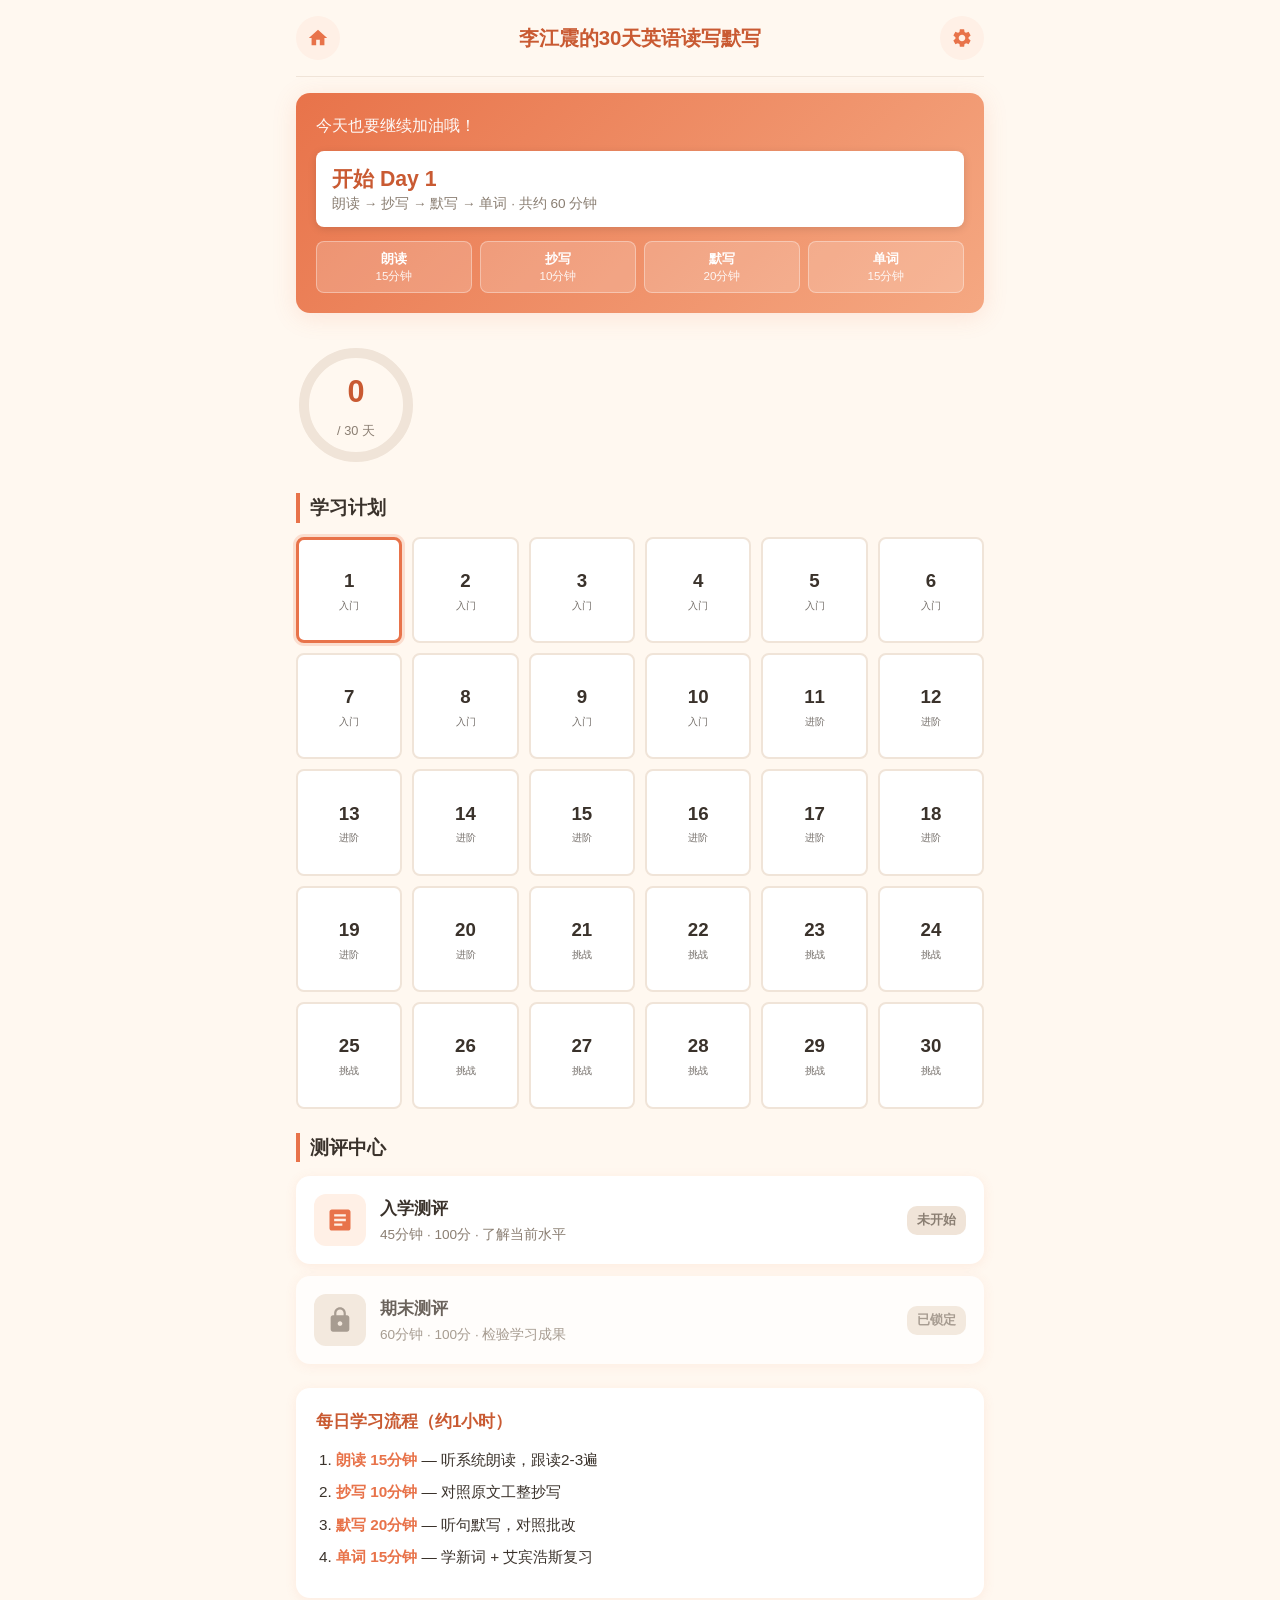
<file: index.html>
<!DOCTYPE html>
<html lang="zh-CN">
<head>
  <meta charset="UTF-8">
  <meta name="viewport" content="width=device-width, initial-scale=1.0, viewport-fit=cover">
  <meta name="data-build" content="english30-v13.1">
  <meta name="apple-mobile-web-app-capable" content="yes">
  <meta name="apple-mobile-web-app-status-bar-style" content="default">
  <meta name="apple-mobile-web-app-title" content="江震英语30天">
  <link rel="manifest" href="source/manifest.json">
  <link rel="apple-touch-icon" href="source/icon-192.png">
  <link rel="stylesheet" href="source/styles.css">
  <link rel="stylesheet" href="source/shadowing.css">
  <link rel="stylesheet" href="source/typing-dictation.css">
  <link rel="stylesheet" href="source/vocab-speaking.css">
  <link rel="stylesheet" href="source/parent-dashboard.css">
  <link rel="stylesheet" href="source/child-ux.css">
  <link rel="stylesheet" href="source/tts-controller.css">
  <title>李江震的30天英语读写默写</title>
  <link rel="icon" type="image/svg+xml" href="data:image/svg+xml,%3Csvg xmlns='http://www.w3.org/2000/svg' viewBox='0 0 64 64'%3E%3Crect width='64' height='64' rx='14' fill='%23EF704A'/%3E%3Ctext x='32' y='43' font-size='30' text-anchor='middle' fill='white'%3E英%3C/text%3E%3C/svg%3E">
</head>
<body>
  <div id="app">
    <!-- ===== 顶部导航 ===== -->
    <header class="app-header">
      <button class="nav-btn" id="btn-home" aria-label="返回首页">
        <svg viewBox="0 0 24 24" width="22" height="22"><path fill="currentColor" d="M10 20v-6h4v6h5v-8h3L12 3 2 12h3v8z"/></svg>
      </button>
      <h1 class="app-title" id="page-title">李江震的30天英语读写默写</h1>
      <button class="nav-btn" id="btn-settings" aria-label="设置">
        <svg viewBox="0 0 24 24" width="22" height="22"><path fill="currentColor" d="M19.14 12.94c.04-.3.06-.61.06-.94 0-.32-.02-.64-.07-.94l2.03-1.58a.49.49 0 00.12-.61l-1.92-3.32a.488.488 0 00-.59-.22l-2.39.96c-.5-.38-1.03-.7-1.62-.94l-.36-2.54a.484.484 0 00-.48-.41h-3.84c-.24 0-.43.17-.47.41l-.36 2.54c-.59.24-1.13.57-1.62.94l-2.39-.96c-.22-.08-.47 0-.59.22L2.74 8.87c-.12.21-.08.47.12.61l2.03 1.58c-.05.3-.09.63-.09.94s.02.64.07.94l-2.03 1.58a.49.49 0 00-.12.61l1.92 3.32c.12.22.37.29.59.22l2.39-.96c.5.38 1.03.7 1.62.94l.36 2.54c.05.24.24.41.48.41h3.84c.24 0 .44-.17.47-.41l.36-2.54c.59-.24 1.13-.56 1.62-.94l2.39.96c.22.08.47 0 .59-.22l1.92-3.32c.12-.22.07-.47-.12-.61l-2.01-1.58zM12 15.6c-1.98 0-3.6-1.62-3.6-3.6s1.62-3.6 3.6-3.6 3.6 1.62 3.6 3.6-1.62 3.6-3.6 3.6z"/></svg>
      </button>
    </header>

    <!-- ===== 首页：30天进度 ===== -->
    <section class="view" id="view-home">
      <div class="progress-overview">
        <div class="progress-ring-wrap">
          <svg class="progress-ring" width="120" height="120" viewBox="0 0 120 120">
            <circle class="ring-bg" cx="60" cy="60" r="52" fill="none" stroke-width="10"/>
            <circle class="ring-fg" id="progress-ring-fg" cx="60" cy="60" r="52" fill="none" stroke-width="10" stroke-linecap="round"/>
          </svg>
          <div class="progress-text">
            <span class="progress-num" id="progress-num">0</span>
            <span class="progress-label">/ 30 天</span>
          </div>
        </div>
        <div class="progress-stats">
          <div class="stat-item"><span class="stat-val" id="stat-words">0</span><span class="stat-label">已学单词</span></div>
          <div class="stat-item"><span class="stat-val" id="stat-review">0</span><span class="stat-label">待复习</span></div>
          <div class="stat-item"><span class="stat-val" id="stat-streak">0</span><span class="stat-label">连续天数</span></div>
        </div>
      </div>

      <div class="day-grid-section">
        <h2 class="section-title">学习计划</h2>
        <div class="day-grid" id="day-grid"></div>
      </div>


      <div class="assessment-section">
        <h2 class="section-title">测评中心</h2>
        <div class="assessment-cards">
          <div class="assessment-card" id="card-entrance">
            <div class="assess-icon">
              <svg viewBox="0 0 24 24" width="28" height="28"><path fill="currentColor" d="M19 3H5c-1.1 0-2 .9-2 2v14c0 1.1.9 2 2 2h14c1.1 0 2-.9 2-2V5c0-1.1-.9-2-2-2zm-5 14H7v-2h7v2zm3-4H7v-2h10v2zm0-4H7V7h10v2z"/></svg>
            </div>
            <div class="assess-info">
              <h3>入学测评</h3>
              <p>45分钟 · 100分 · 了解当前水平</p>
            </div>
            <div class="assess-status" id="status-entrance">未开始</div>
          </div>
          <div class="assessment-card locked" id="card-final">
            <div class="assess-icon">
              <svg viewBox="0 0 24 24" width="28" height="28"><path fill="currentColor" d="M18 8h-1V6c0-2.76-2.24-5-5-5S7 3.24 7 6v2H6c-1.1 0-2 .9-2 2v10c0 1.1.9 2 2 2h12c1.1 0 2-.9 2-2V10c0-1.1-.9-2-2-2zm-6 9c-1.1 0-2-.9-2-2s.9-2 2-2 2 .9 2 2-.9 2-2 2zm3.1-9H8.9V6c0-1.71 1.39-3.1 3.1-3.1 1.71 0 3.1 1.39 3.1 3.1v2z"/></svg>
            </div>
            <div class="assess-info">
              <h3>期末测评</h3>
              <p>60分钟 · 100分 · 检验学习成果</p>
            </div>
            <div class="assess-status" id="status-final">已锁定</div>
          </div>
        </div>
        <div class="compare-bar" id="compare-bar" style="display:none;">
          <button class="compare-btn" id="btn-compare">查看前后测对比报告</button>
        </div>
      </div>
      <div class="file-local-notice" id="file-local-notice-home" hidden>
        <strong>本地测试模式（file://）</strong>
        <p>本地测试可用：页面、朗读、输入默写、单词、考试和本地记录。自动语音识别可能受限；不可用或失败时会保存录音并标记待重试；请点“一键重新评分”重新启麦自动判分，不提供手动自评。</p>
      </div>
      <div class="home-tips">
        <div class="tip-card">
          <h3>每日学习流程（约1小时）</h3>
          <ol>
            <li><strong>朗读 15分钟</strong> — 听系统朗读，跟读2-3遍</li>
            <li><strong>抄写 15分钟</strong> — 对照原文工整抄写</li>
            <li><strong>默写 15分钟</strong> — 听句默写，对照批改</li>
            <li><strong>单词 15分钟</strong> — 学新词 + 艾宾浩斯复习</li>
          </ol>
        </div>
      </div>
    </section>

    <!-- ===== 每日学习视图 ===== -->
    <section class="view hidden" id="view-day">
      <div class="day-header">
        <div class="day-badge" id="day-badge">Day 1</div>
        <div class="day-info">
          <h2 class="day-title" id="day-title"></h2>
          <p class="day-source" id="day-source"></p>
        </div>
      </div>

      <!-- 环节标签 -->
      <div class="step-tabs" id="step-tabs">
        <button class="step-tab active" data-step="reading">
          <span class="step-num">1</span>朗读
        </button>
        <button class="step-tab" data-step="copying">
          <span class="step-num">2</span>抄写
        </button>
        <button class="step-tab" data-step="dictation">
          <span class="step-num">3</span>默写
        </button>
        <button class="step-tab" data-step="vocabulary">
          <span class="step-num">4</span>单词
        </button>
      </div>

      <!-- 环节1：朗读 -->
      <div class="step-panel active" id="panel-reading">
        <div class="tts-controls">
          <button class="tts-btn primary" id="tts-play">
            <svg viewBox="0 0 24 24" width="20" height="20"><path fill="currentColor" d="M8 5v14l11-7z"/></svg>
            <span>朗读全文</span>
          </button>
          <button class="tts-btn" id="tts-pause">
            <svg viewBox="0 0 24 24" width="20" height="20"><path fill="currentColor" d="M6 19h4V5H6v14zm8-14v14h4V5h-4z"/></svg>
            <span>暂停</span>
          </button>
          <button class="tts-btn" id="tts-stop">
            <svg viewBox="0 0 24 24" width="20" height="20"><path fill="currentColor" d="M6 6h12v12H6z"/></svg>
            <span>停止</span>
          </button>
          <div class="speed-control eng-speed" id="eng-speed-control">
            <div class="eng-speed-presets" id="eng-speed-presets" role="group" aria-label="语速档位">
              <button type="button" class="eng-speed-preset" data-rate="0.6">慢速</button>
              <button type="button" class="eng-speed-preset" data-rate="0.75">学习</button>
              <button type="button" class="eng-speed-preset" data-rate="0.9">自然</button>
              <button type="button" class="eng-speed-preset" data-rate="1.0">标准</button>
            </div>
            <input type="range" id="tts-rate" min="0.6" max="1.0" step="0.05" value="0.75" aria-label="朗读语速">
            <span id="tts-rate-val" class="eng-speed-label">0.75× 学习速度</span>
          </div>
        </div>
        <div class="passage-text" id="reading-text"></div>
        <div class="passage-translation" id="reading-translation"></div>
        <div id="shadowing-mount"></div>
        <div class="complete-bar">
          <label class="check-label"><input type="checkbox" id="check-reading"> 朗读完成</label>
        </div>
      </div>

      <!-- 环节2：抄写 -->
      <div class="step-panel hidden" id="panel-copying">
        <div class="copy-instruction">
          <p>请在练习本上工整抄写下面的英文短文，注意书写规范和标点符号。</p>
        </div>
        <div class="passage-text" id="copying-text"></div>
        <div class="complete-bar">
          <label class="check-label"><input type="checkbox" id="check-copying"> 抄写完成</label>
        </div>
      </div>

      <!-- 环节3：默写 -->
      <div class="step-panel hidden" id="panel-dictation">
        <div class="dictation-controls">
          <button class="tts-btn primary" id="dict-play-sentence">
            <svg viewBox="0 0 24 24" width="20" height="20"><path fill="currentColor" d="M8 5v14l11-7z"/></svg>
            <span>播放当前句</span>
          </button>
          <button class="tts-btn" id="dict-prev">上一句</button>
          <span class="dict-progress" id="dict-progress">0 / 0</span>
          <button class="tts-btn" id="dict-next">下一句</button>
        </div>
        <div class="dictation-hint" id="dictation-hint"></div>
        <div class="dictation-write-area">
          <p class="write-hint">在练习本上写下你听到的句子</p>
        </div>
        <div class="dictation-reveal">
          <button class="reveal-btn" id="dict-reveal">显示原文对照</button>
          <div class="passage-text hidden" id="dictation-answer"></div>
        </div>
        <div class="complete-bar">
          <label class="check-label"><input type="checkbox" id="check-dictation"> 默写完成</label>
        </div>
      </div>

      <!-- 环节4：单词 -->
      <div class="step-panel hidden" id="panel-vocabulary">
        <div class="vocab-section">
          <h3 class="vocab-subtitle">今日新词</h3>
          <div class="vocab-cards" id="vocab-new-cards"></div>
        </div>
        <div class="vocab-section" id="review-section">
          <h3 class="vocab-subtitle">艾宾浩斯复习 <span class="review-count" id="review-count"></span></h3>
          <div class="vocab-cards" id="vocab-review-cards"></div>
          <div class="review-empty hidden" id="review-empty">暂无到期复习的单词，继续保持！</div>
        </div>
        <div id="vocab-speaking-mount"></div>
        <div class="complete-bar">
          <label class="check-label"><input type="checkbox" id="check-vocabulary"> 单词学习完成</label>
        </div>
      </div>

      <!-- 今日完成 -->
      <div class="day-complete-bar">
        <span class="complete-progress" id="complete-progress">已完成 0/4 环节</span>
        <button class="day-complete-btn" id="btn-day-complete">
          <svg viewBox="0 0 24 24" width="18" height="18"><path fill="currentColor" d="M9 16.17L4.83 12l-1.42 1.41L9 19 21 7l-1.41-1.41z"/></svg>
          <span>标记今日完成</span>
        </button>
      </div>

      <!-- 底部导航 -->
      <div class="day-footer">
        <button class="footer-btn" id="btn-prev-day">上一天</button>
        <button class="footer-btn primary" id="btn-back-home">返回计划</button>
        <button class="footer-btn" id="btn-next-day">下一天</button>
      </div>

      <!-- 完成提示 toast -->
      <div class="toast hidden" id="toast"></div>
    </section>


    <!-- ===== 测评开始页 ===== -->
    <section class="view hidden" id="view-assessment-start">
      <div class="assess-start-card">
        <h2 class="assess-start-title" id="assess-start-title">入学测评</h2>
        <div class="assess-start-meta">
          <div class="meta-item"><span class="meta-val" id="assess-start-duration">45</span><span class="meta-label">分钟</span></div>
          <div class="meta-item"><span class="meta-val">100</span><span class="meta-label">总分</span></div>
          <div class="meta-item"><span class="meta-val">3</span><span class="meta-label">部分</span></div>
        </div>
        <div class="assess-start-desc">
          <h4>试卷结构</h4>
          <ul>
            <li>一、选择题（15题 × 2分 = 30分）</li>
            <li>二、阅读理解（2篇 × 5题 × 5分 = 50分）</li>
            <li>三、写作（1题 = 20分，按量表评分）</li>
          </ul>
          <h4>注意事项</h4>
          <ul>
            <li>开始后自动计时，时间到自动交卷</li>
            <li>选择题和阅读题自动评分，写作由自评或家长按量表评分</li>
            <li>未作答的题目不得分</li>
            <li>交卷后可查看错题解析和成绩报告</li>
          </ul>
        </div>
        <button class="assess-start-btn" id="btn-assess-start">开始测评</button>
      </div>
    </section>

    <!-- ===== 期末密码页 ===== -->
    <section class="view hidden" id="view-assessment-lock">
      <div class="lock-card">
        <div class="lock-icon">
          <svg viewBox="0 0 24 24" width="48" height="48"><path fill="currentColor" d="M18 8h-1V6c0-2.76-2.24-5-5-5S7 3.24 7 6v2H6c-1.1 0-2 .9-2 2v10c0 1.1.9 2 2 2h12c1.1 0 2-.9 2-2V10c0-1.1-.9-2-2-2zm-6 9c-1.1 0-2-.9-2-2s.9-2 2-2 2 .9 2 2-.9 2-2 2zm3.1-9H8.9V6c0-1.71 1.39-3.1 3.1-3.1 1.71 0 3.1 1.39 3.1 3.1v2z"/></svg>
        </div>
        <h2>期末测评已锁定</h2>
        <p class="lock-desc">请输入解锁密码开启期末测评。<br>此密码仅为本地门槛，非高安全保护。</p>
        <input type="password" class="lock-input" id="lock-password" placeholder="请输入密码">
        <p class="lock-error hidden" id="lock-error">密码错误，请重试</p>
        <button class="assess-start-btn" id="btn-lock-unlock">解锁并开始</button>
        <button class="lock-back-btn" id="btn-lock-back">返回</button>
      </div>
    </section>

    <!-- ===== 测评答题页 ===== -->
    <section class="view hidden" id="view-assessment-test">
      <div class="test-header">
        <div class="test-title" id="test-title">入学测评</div>
        <div class="test-timer" id="test-timer">45:00</div>
      </div>
      <div class="test-section-tabs" id="test-section-tabs">
        <button class="test-tab active" data-section="choice">一、选择题</button>
        <button class="test-tab" data-section="reading">二、阅读理解</button>
        <button class="test-tab" data-section="writing">三、写作</button>
      </div>
      <div class="test-content" id="test-content"></div>
      <div class="test-footer">
        <button class="footer-btn" id="btn-test-prev">上一部分</button>
        <button class="footer-btn" id="btn-test-next">下一部分</button>
        <button class="footer-btn primary" id="btn-test-submit">交卷</button>
      </div>
    </section>

    <!-- ===== 测评结果页 ===== -->
    <section class="view hidden" id="view-assessment-result">
      <div class="result-header">
        <h2 id="result-title">测评结果</h2>
        <div class="result-total">
          <span class="result-score" id="result-total-score">--</span>
          <span class="result-full">/ 100分</span>
        </div>
      </div>
      <div class="result-subscores">
        <div class="subscore-item">
          <span class="subscore-name">选择题</span>
          <span class="subscore-val" id="subscore-choice">-- / 30</span>
        </div>
        <div class="subscore-item">
          <span class="subscore-name">阅读理解</span>
          <span class="subscore-val" id="subscore-reading">-- / 50</span>
        </div>
        <div class="subscore-item">
          <span class="subscore-name">写作</span>
          <span class="subscore-val" id="subscore-writing">-- / 20</span>
        </div>
      </div>

      <!-- 写作评分区 -->
      <div class="writing-score-section" id="writing-score-section">
        <h3 class="section-title">写作评分（自评 / 家长评）</h3>
        <div class="writing-text-preview" id="writing-text-preview"></div>
        <div class="rubric-list" id="rubric-list"></div>
        <button class="assess-start-btn" id="btn-update-writing-score">更新写作得分</button>
        <div class="writing-reference">
          <h4>参考范文</h4>
          <div class="writing-example" id="writing-example"></div>
          <h4>范文解析</h4>
          <div class="writing-analysis" id="writing-analysis"></div>
        </div>
      </div>

      <!-- 错题解析 -->
      <div class="wrong-answers-section">
        <h3 class="section-title">错题解析</h3>
        <div class="wrong-list" id="wrong-list"></div>
        <div class="all-correct hidden" id="all-correct">客观题全部正确，太棒了！</div>
      </div>

      <div class="result-actions">
        <button class="footer-btn" id="btn-result-home">返回首页</button>
        <button class="footer-btn primary" id="btn-result-compare">查看对比报告</button>
      </div>
    </section>

    <!-- ===== 前后测对比页 ===== -->
    <section class="view hidden" id="view-assessment-compare">
      <h2 class="section-title">前后测对比报告</h2>
      <div class="compare-table-wrap">
        <table class="compare-table">
          <thead>
            <tr><th>项目</th><th>入学测评</th><th>期末测评</th><th>变化</th></tr>
          </thead>
          <tbody id="compare-tbody"></tbody>
        </table>
      </div>
      <div class="compare-summary" id="compare-summary"></div>
      <div class="result-actions">
        <button class="footer-btn primary" id="btn-compare-home">返回首页</button>
      </div>
    </section>
    <!-- ===== 家长看板视图 ===== -->
    <section class="view hidden" id="view-parent">
      <div id="parent-dashboard-root"></div>
    </section>

    <!-- ===== 设置视图 ===== -->
    <section class="view hidden" id="view-settings">
      <div class="settings-group">
        <h2 class="section-title">家长专区</h2>
        <div class="about-text"><p>查看每天真实练习次数、正确与错误、用时和错词错句。仅本机保存，密码只是本地门槛。</p></div>
        <button class="footer-btn primary" id="btn-open-parent">打开家长看板</button>
      </div>
      <div class="settings-group">
        <h2 class="section-title">学习设置</h2>
        <div class="setting-item">
          <label>默认朗读语速</label>
          <div class="speed-control eng-speed">
            <input type="range" id="settings-rate" min="0.6" max="1.0" step="0.05" value="0.75" aria-label="默认朗读语速">
            <span id="settings-rate-val" class="eng-speed-label">0.75× 学习速度</span>
          </div>
        </div>
      </div>
      <div class="settings-group">
        <h2 class="section-title">数据管理</h2>
        <p>IndexedDB 为主存储；导入前自动保存当前快照。</p>
        <button class="footer-btn primary" id="btn-export-data" type="button">导出 JSON 备份</button>
        <button class="footer-btn" id="btn-import-data" type="button">导入 JSON 备份</button>
        <input id="input-import-data" type="file" accept="application/json,.json" hidden>
        <button class="danger-btn" id="btn-reset-day">重置当天进度</button>
        <button class="danger-btn" id="btn-reset-all">重置全部进度</button>
      </div>
      <div class="settings-group">
        <h2 class="section-title">关于</h2>
        <div class="about-text">
          <p>30天英语短文学习计划 v1.0</p>
          <p id="app-version">当前版本 english30-v13.1</p>
          <p>面向小学六年级，每天约1小时。</p>
          <p>包含朗读、抄写、默写、单词四个环节。</p>
          <p>生词复习遵循艾宾浩斯记忆曲线（1天、2天、4天、8天、16天）。</p>
          <p>数据保存在本机浏览器，离线可用。</p>
        </div>
        <div class="file-local-notice" id="file-local-notice-about" hidden>
          <strong>本地测试模式（file://）</strong>
          <p>本地测试可用：页面、朗读、输入默写、单词、考试和本地记录。自动语音识别可能受限；不可用或失败时会保存录音并标记待重试；请点“一键重新评分”重新启麦自动判分，不提供手动自评。</p>
        </div>
      </div>
      <div class="settings-group">
        <h2 class="section-title">添加到iPad主屏幕</h2>
        <div class="about-text">
          <p>在 Safari 中打开本页面，点击底部分享按钮，选择"添加到主屏幕"，即可像 App 一样离线使用。</p>
        </div>
      </div>
    </section>
  </div>

  <!-- 确认弹窗 -->
  <div class="modal-overlay hidden" id="modal-overlay">
    <div class="modal-box">
      <p class="modal-text" id="modal-text"></p>
      <div class="modal-btns">
        <button class="modal-btn" id="modal-cancel">取消</button>
        <button class="modal-btn danger" id="modal-confirm">确认</button>
      </div>
    </div>
  </div>

  <script src="source/storage.js"></script>
  <script src="source/speech-pending.js"></script>
  <script src="source/data.js"></script>
  <script src="source/assessments.js"></script>
  <script src="source/tts-controller.js"></script>
  <script src="source/parent-dashboard.js"></script>
  <script src="source/shadowing.js"></script>
  <script src="source/typing-dictation.js"></script>
  <script src="source/vocab-speaking.js"></script>
  <script src="source/child-ux.js"></script>
  <script src="source/update.js"></script>
  <script src="source/app.js"></script>
</body>
</html>
</file>
<file: source/styles.css>
/* ===== 基础重置与变量 ===== */
:root {
  --primary: #E8734A;
  --primary-light: #F5A882;
  --primary-dark: #C95A32;
  --accent: #4A90B8;
  --accent-light: #7BB8D8;
  --success: #5BA85B;
  --warning: #E8A84A;
  --danger: #D04A4A;
  --bg: #FFF8F0;
  --bg-card: #FFFFFF;
  --bg-soft: #FFF0E6;
  --text: #3A322B;
  --text-light: #8A7E72;
  --text-muted: #B8ADA0;
  --border: #F0E4D8;
  --shadow: 0 2px 12px rgba(232, 115, 74, 0.1);
  --shadow-lg: 0 4px 24px rgba(232, 115, 74, 0.15);
  --radius: 14px;
  --radius-sm: 8px;
  --font-en: "Georgia", "Times New Roman", serif;
  --font-cn: -apple-system, BlinkMacSystemFont, "PingFang SC", "Helvetica Neue", sans-serif;
}

* {
  margin: 0;
  padding: 0;
  box-sizing: border-box;
  -webkit-tap-highlight-color: transparent;
}

html {
  font-size: 17px;
}

body {
  font-family: var(--font-cn);
  background: var(--bg);
  color: var(--text);
  line-height: 1.6;
  min-height: 100vh;
  padding-top: env(safe-area-inset-top);
  padding-bottom: env(safe-area-inset-bottom);
  -webkit-font-smoothing: antialiased;
}

#app {
  max-width: 720px;
  margin: 0 auto;
  padding: 0 16px 32px;
}

.hidden {
  display: none !important;
}

/* ===== 顶部导航 ===== */
.app-header {
  display: flex;
  align-items: center;
  justify-content: space-between;
  padding: 16px 0;
  position: sticky;
  top: 0;
  background: var(--bg);
  z-index: 100;
  border-bottom: 1px solid var(--border);
}

.app-title {
  font-size: 1.2rem;
  font-weight: 700;
  color: var(--primary-dark);
  text-align: center;
  flex: 1;
}

.nav-btn {
  width: 44px;
  height: 44px;
  border: none;
  background: var(--bg-soft);
  border-radius: 50%;
  color: var(--primary);
  cursor: pointer;
  display: flex;
  align-items: center;
  justify-content: center;
  transition: background 0.2s;
}

.nav-btn:active {
  background: var(--primary-light);
  color: #fff;
}

/* ===== 首页进度总览 ===== */
.progress-overview {
  display: flex;
  align-items: center;
  gap: 24px;
  padding: 24px 0;
}

.progress-ring-wrap {
  position: relative;
  width: 120px;
  height: 120px;
  flex-shrink: 0;
}

.progress-ring {
  transform: rotate(-90deg);
}

.ring-bg {
  stroke: var(--border);
}

.ring-fg {
  stroke: var(--primary);
  stroke-dasharray: 326.7;
  stroke-dashoffset: 326.7;
  transition: stroke-dashoffset 0.6s ease;
}

.progress-text {
  position: absolute;
  top: 50%;
  left: 50%;
  transform: translate(-50%, -50%);
  text-align: center;
}

.progress-num {
  font-size: 1.8rem;
  font-weight: 800;
  color: var(--primary-dark);
  display: block;
}

.progress-label {
  font-size: 0.75rem;
  color: var(--text-light);
}

.progress-stats {
  flex: 1;
  display: flex;
  flex-direction: column;
  gap: 10px;
}

.stat-item {
  display: flex;
  align-items: baseline;
  gap: 8px;
}

.stat-val {
  font-size: 1.4rem;
  font-weight: 700;
  color: var(--accent);
  min-width: 40px;
}

.stat-label {
  font-size: 0.85rem;
  color: var(--text-light);
}

/* ===== 30天网格 ===== */
.section-title {
  font-size: 1.1rem;
  font-weight: 700;
  color: var(--text);
  margin: 20px 0 14px;
  padding-left: 10px;
  border-left: 4px solid var(--primary);
}

.day-grid {
  display: grid;
  grid-template-columns: repeat(5, 1fr);
  gap: 10px;
}

.day-cell {
  aspect-ratio: 1;
  border-radius: var(--radius-sm);
  display: flex;
  flex-direction: column;
  align-items: center;
  justify-content: center;
  cursor: pointer;
  border: 2px solid var(--border);
  background: var(--bg-card);
  transition: all 0.2s;
  position: relative;
}

.day-cell:active {
  transform: scale(0.95);
}

.day-cell.completed {
  background: var(--success);
  border-color: var(--success);
  color: #fff;
}

.day-cell.partial {
  background: var(--bg-soft);
  border-color: var(--primary-light);
}

.day-cell.current {
  border-color: var(--primary);
  border-width: 3px;
  box-shadow: 0 0 0 3px rgba(232, 115, 74, 0.2);
}

.day-cell .cell-num {
  font-size: 1.1rem;
  font-weight: 700;
}

.day-cell .cell-label {
  font-size: 0.6rem;
  opacity: 0.7;
  margin-top: 2px;
}

.day-cell .cell-check {
  position: absolute;
  top: 2px;
  right: 4px;
  font-size: 0.7rem;
}

/* ===== 提示卡片 ===== */
.home-tips {
  margin-top: 24px;
}

.tip-card {
  background: var(--bg-card);
  border-radius: var(--radius);
  padding: 20px;
  box-shadow: var(--shadow);
}

.tip-card h3 {
  color: var(--primary-dark);
  margin-bottom: 12px;
  font-size: 1rem;
}

.tip-card ol {
  padding-left: 20px;
}

.tip-card li {
  margin-bottom: 8px;
  font-size: 0.9rem;
  color: var(--text);
}

.tip-card strong {
  color: var(--primary);
}

/* ===== 每日学习视图 ===== */
.day-header {
  display: flex;
  align-items: center;
  gap: 16px;
  padding: 20px 0;
}

.day-badge {
  background: linear-gradient(135deg, var(--primary), var(--primary-light));
  color: #fff;
  font-weight: 800;
  font-size: 1rem;
  padding: 10px 16px;
  border-radius: var(--radius);
  flex-shrink: 0;
  box-shadow: var(--shadow);
}

.day-info {
  flex: 1;
  min-width: 0;
}

.day-title {
  font-size: 1.15rem;
  font-weight: 700;
  color: var(--text);
  font-family: var(--font-en);
}

.day-source {
  font-size: 0.8rem;
  color: var(--text-light);
  margin-top: 2px;
}

/* ===== 环节标签 ===== */
.step-tabs {
  display: flex;
  background: var(--bg-soft);
  border-radius: var(--radius);
  padding: 4px;
  margin-bottom: 16px;
  gap: 4px;
}

.step-tab {
  flex: 1;
  border: none;
  background: transparent;
  padding: 10px 4px;
  border-radius: var(--radius-sm);
  cursor: pointer;
  font-size: 0.85rem;
  font-weight: 600;
  color: var(--text-light);
  display: flex;
  align-items: center;
  justify-content: center;
  gap: 4px;
  transition: all 0.2s;
  font-family: var(--font-cn);
}

.step-tab.active {
  background: var(--bg-card);
  color: var(--primary-dark);
  box-shadow: var(--shadow);
}

.step-tab .step-num {
  width: 20px;
  height: 20px;
  border-radius: 50%;
  background: var(--border);
  color: var(--text-light);
  font-size: 0.7rem;
  display: flex;
  align-items: center;
  justify-content: center;
  font-weight: 700;
}

.step-tab.active .step-num {
  background: var(--primary);
  color: #fff;
}

.step-tab.done .step-num {
  background: var(--success);
  color: #fff;
}

/* ===== 环节面板 ===== */
.step-panel {
  background: var(--bg-card);
  border-radius: var(--radius);
  padding: 20px;
  box-shadow: var(--shadow);
  min-height: 300px;
}

/* ===== TTS 控制 ===== */
.tts-controls {
  display: flex;
  flex-wrap: wrap;
  align-items: center;
  gap: 10px;
  margin-bottom: 16px;
  padding-bottom: 16px;
  border-bottom: 1px solid var(--border);
}

.tts-btn {
  border: 2px solid var(--border);
  background: var(--bg-card);
  color: var(--text);
  padding: 10px 16px;
  border-radius: var(--radius-sm);
  cursor: pointer;
  font-size: 0.85rem;
  font-weight: 600;
  display: flex;
  align-items: center;
  gap: 6px;
  transition: all 0.2s;
  font-family: var(--font-cn);
  min-height: 44px;
}

.tts-btn:active {
  transform: scale(0.97);
}

.tts-btn.primary {
  background: var(--primary);
  border-color: var(--primary);
  color: #fff;
}

.tts-btn.primary:active {
  background: var(--primary-dark);
}

.speed-control {
  display: flex;
  align-items: center;
  gap: 8px;
  font-size: 0.8rem;
  color: var(--text-light);
  margin-left: auto;
}

.speed-control input[type="range"] {
  width: 100px;
  accent-color: var(--primary);
}

.speed-control span {
  min-width: 36px;
  font-weight: 600;
  color: var(--primary);
}

/* ===== 短文展示 ===== */
.passage-text {
  font-family: var(--font-en);
  font-size: 1.1rem;
  line-height: 2;
  color: var(--text);
  margin-bottom: 16px;
  text-align: justify;
}

.passage-text .sentence {
  cursor: pointer;
  padding: 1px 2px;
  border-radius: 3px;
  transition: background 0.2s;
}

.passage-text .sentence:hover {
  background: var(--bg-soft);
}

.passage-text .sentence.speaking {
  background: var(--primary-light);
  color: #fff;
}

.passage-translation {
  font-size: 0.9rem;
  color: var(--text-light);
  line-height: 1.8;
  padding: 14px;
  background: var(--bg-soft);
  border-radius: var(--radius-sm);
  border-left: 3px solid var(--accent);
}

/* ===== 抄写指引 ===== */
.copy-instruction {
  background: var(--bg-soft);
  border-radius: var(--radius-sm);
  padding: 12px 16px;
  margin-bottom: 16px;
  font-size: 0.9rem;
  color: var(--text-light);
}

/* ===== 默写 ===== */
.dictation-controls {
  display: flex;
  flex-wrap: wrap;
  align-items: center;
  gap: 10px;
  margin-bottom: 16px;
  padding-bottom: 16px;
  border-bottom: 1px solid var(--border);
}

.dict-progress {
  font-size: 0.9rem;
  font-weight: 600;
  color: var(--accent);
  min-width: 50px;
  text-align: center;
}

.dictation-hint {
  background: var(--bg-soft);
  border-radius: var(--radius-sm);
  padding: 14px 16px;
  margin-bottom: 16px;
  font-family: var(--font-en);
  font-size: 1rem;
  color: var(--text);
  line-height: 1.8;
  border-left: 3px solid var(--warning);
}

.dictation-write-area {
  border: 2px dashed var(--border);
  border-radius: var(--radius-sm);
  padding: 30px 20px;
  text-align: center;
  margin-bottom: 16px;
  min-height: 80px;
}

.write-hint {
  color: var(--text-muted);
  font-size: 0.9rem;
}

.dictation-reveal {
  margin-top: 8px;
}

.reveal-btn {
  width: 100%;
  padding: 12px;
  border: 2px dashed var(--primary-light);
  background: var(--bg-soft);
  color: var(--primary);
  border-radius: var(--radius-sm);
  cursor: pointer;
  font-size: 0.9rem;
  font-weight: 600;
  font-family: var(--font-cn);
  margin-bottom: 12px;
  transition: all 0.2s;
}

.reveal-btn:active {
  background: var(--primary);
  color: #fff;
}

/* ===== 单词卡片 ===== */
.vocab-section {
  margin-bottom: 20px;
}

.vocab-subtitle {
  font-size: 0.95rem;
  font-weight: 700;
  color: var(--text);
  margin-bottom: 12px;
  display: flex;
  align-items: center;
  gap: 8px;
}

.review-count {
  font-size: 0.75rem;
  background: var(--warning);
  color: #fff;
  padding: 2px 8px;
  border-radius: 10px;
  font-weight: 600;
}

.vocab-cards {
  display: flex;
  flex-direction: column;
  gap: 10px;
}

.vocab-card {
  background: var(--bg-soft);
  border-radius: var(--radius-sm);
  padding: 14px 16px;
  border-left: 4px solid var(--accent);
  cursor: pointer;
  transition: all 0.2s;
}

.vocab-card.review-card {
  border-left-color: var(--warning);
}

.vocab-card:active {
  transform: scale(0.99);
}

.vocab-card .word-head {
  display: flex;
  align-items: baseline;
  gap: 10px;
  margin-bottom: 4px;
}

.vocab-card .word-en {
  font-family: var(--font-en);
  font-size: 1.15rem;
  font-weight: 700;
  color: var(--text);
}

.vocab-card .word-phonetic {
  font-size: 0.8rem;
  color: var(--text-light);
  font-family: var(--font-en);
}

.vocab-card .word-pos {
  font-size: 0.7rem;
  background: var(--accent);
  color: #fff;
  padding: 1px 6px;
  border-radius: 4px;
  font-weight: 600;
}

.vocab-card .word-meaning {
  font-size: 0.9rem;
  color: var(--text);
  margin-bottom: 4px;
}

.vocab-card .word-example {
  font-family: var(--font-en);
  font-size: 0.82rem;
  color: var(--text-light);
  font-style: italic;
  line-height: 1.5;
}

.vocab-card .word-actions {
  display: flex;
  gap: 8px;
  margin-top: 10px;
}

.vocab-card .word-action-btn {
  flex: 1;
  padding: 8px;
  border: none;
  border-radius: 6px;
  font-size: 0.8rem;
  font-weight: 600;
  cursor: pointer;
  font-family: var(--font-cn);
  transition: all 0.2s;
}

.word-action-btn.remember {
  background: var(--success);
  color: #fff;
}

.word-action-btn.forget {
  background: var(--danger);
  color: #fff;
}

.word-action-btn:active {
  opacity: 0.8;
}

.review-empty {
  text-align: center;
  color: var(--text-muted);
  padding: 20px;
  font-size: 0.9rem;
}

/* ===== 完成栏 ===== */
.complete-bar {
  margin-top: 20px;
  padding-top: 16px;
  border-top: 1px solid var(--border);
}

.check-label {
  display: flex;
  align-items: center;
  gap: 10px;
  font-size: 0.95rem;
  font-weight: 600;
  color: var(--text);
  cursor: pointer;
  padding: 8px 0;
}

.check-label input[type="checkbox"] {
  width: 24px;
  height: 24px;
  accent-color: var(--success);
  cursor: pointer;
}


/* ===== 今日完成按钮 ===== */
.day-complete-bar {
  display: flex;
  align-items: center;
  justify-content: space-between;
  gap: 12px;
  margin-top: 16px;
  padding: 14px 16px;
  background: var(--bg-card);
  border-radius: var(--radius);
  box-shadow: var(--shadow);
}

.complete-progress {
  font-size: 0.85rem;
  color: var(--text-light);
  font-weight: 600;
}

.day-complete-btn {
  display: flex;
  align-items: center;
  gap: 6px;
  padding: 10px 20px;
  border: none;
  border-radius: var(--radius-sm);
  background: var(--primary);
  color: #fff;
  font-size: 0.9rem;
  font-weight: 700;
  cursor: pointer;
  font-family: var(--font-cn);
  transition: all 0.2s;
  min-height: 44px;
}

.day-complete-btn:active {
  transform: scale(0.97);
  background: var(--primary-dark);
}

.day-complete-btn.done {
  background: var(--success);
  cursor: default;
}

.day-complete-btn.done:active {
  transform: none;
}

/* ===== Toast 提示 ===== */
.toast {
  position: fixed;
  top: 70px;
  left: 50%;
  transform: translateX(-50%);
  background: var(--success);
  color: #fff;
  padding: 12px 24px;
  border-radius: var(--radius-sm);
  font-size: 0.9rem;
  font-weight: 600;
  box-shadow: var(--shadow-lg);
  z-index: 200;
  animation: toastIn 0.3s ease;
}

@keyframes toastIn {
  from { opacity: 0; transform: translateX(-50%) translateY(-10px); }
  to { opacity: 1; transform: translateX(-50%) translateY(0); }
}

/* ===== 底部导航 ===== */
.day-footer {
  display: flex;
  gap: 10px;
  margin-top: 16px;
}

.footer-btn {
  flex: 1;
  padding: 14px;
  border: 2px solid var(--border);
  background: var(--bg-card);
  color: var(--text);
  border-radius: var(--radius-sm);
  cursor: pointer;
  font-size: 0.9rem;
  font-weight: 600;
  font-family: var(--font-cn);
  transition: all 0.2s;
  min-height: 48px;
}

.footer-btn.primary {
  background: var(--primary);
  border-color: var(--primary);
  color: #fff;
}

.footer-btn:active {
  transform: scale(0.98);
}

.footer-btn:disabled {
  opacity: 0.4;
  cursor: not-allowed;
}

/* ===== 设置页 ===== */
.settings-group {
  background: var(--bg-card);
  border-radius: var(--radius);
  padding: 20px;
  margin-bottom: 16px;
  box-shadow: var(--shadow);
}

.settings-group .section-title {
  margin-top: 0;
}

.setting-item {
  display: flex;
  align-items: center;
  justify-content: space-between;
  padding: 10px 0;
}

.setting-item label {
  font-size: 0.95rem;
  font-weight: 600;
}

.danger-btn {
  display: block;
  width: 100%;
  padding: 12px;
  margin-bottom: 10px;
  border: 2px solid var(--danger);
  background: var(--bg-card);
  color: var(--danger);
  border-radius: var(--radius-sm);
  cursor: pointer;
  font-size: 0.9rem;
  font-weight: 600;
  font-family: var(--font-cn);
  transition: all 0.2s;
}

.danger-btn:active {
  background: var(--danger);
  color: #fff;
}

.about-text {
  font-size: 0.85rem;
  color: var(--text-light);
  line-height: 1.8;
}

.about-text p {
  margin-bottom: 6px;
}

/* ===== 弹窗 ===== */
.modal-overlay {
  position: fixed;
  top: 0;
  left: 0;
  right: 0;
  bottom: 0;
  background: rgba(0, 0, 0, 0.5);
  display: flex;
  align-items: center;
  justify-content: center;
  z-index: 1000;
  padding: 20px;
}

.modal-box {
  background: var(--bg-card);
  border-radius: var(--radius);
  padding: 24px;
  max-width: 320px;
  width: 100%;
  box-shadow: var(--shadow-lg);
}

.modal-text {
  font-size: 1rem;
  color: var(--text);
  margin-bottom: 20px;
  text-align: center;
  line-height: 1.6;
}

.modal-btns {
  display: flex;
  gap: 10px;
}

.modal-btn {
  flex: 1;
  padding: 12px;
  border: 2px solid var(--border);
  background: var(--bg-card);
  color: var(--text);
  border-radius: var(--radius-sm);
  cursor: pointer;
  font-size: 0.9rem;
  font-weight: 600;
  font-family: var(--font-cn);
}

.modal-btn.danger {
  background: var(--danger);
  border-color: var(--danger);
  color: #fff;
}

/* ===== 响应式 ===== */
@media (max-width: 400px) {
  html {
    font-size: 15px;
  }
  .day-grid {
    grid-template-columns: repeat(5, 1fr);
    gap: 8px;
  }
  .progress-overview {
    flex-direction: column;
    text-align: center;
  }
  .progress-stats {
    flex-direction: row;
    justify-content: center;
    gap: 20px;
  }
}

@media (min-width: 600px) {
  .day-grid {
    grid-template-columns: repeat(6, 1fr);
  }
}

/* ===== 测评中心（首页） ===== */
.assessment-section {
  margin-top: 24px;
}

.assessment-cards {
  display: flex;
  flex-direction: column;
  gap: 12px;
}

.assessment-card {
  display: flex;
  align-items: center;
  gap: 14px;
  background: var(--bg-card);
  border-radius: var(--radius);
  padding: 16px;
  box-shadow: var(--shadow);
  cursor: pointer;
  transition: all 0.2s;
  border: 2px solid transparent;
}

.assessment-card:active {
  transform: scale(0.98);
}

.assessment-card.locked {
  opacity: 0.75;
}

.assess-icon {
  width: 52px;
  height: 52px;
  border-radius: 12px;
  background: var(--bg-soft);
  color: var(--primary);
  display: flex;
  align-items: center;
  justify-content: center;
  flex-shrink: 0;
}

.assessment-card.locked .assess-icon {
  color: var(--text-light);
  background: var(--border);
}

.assess-info {
  flex: 1;
  min-width: 0;
}

.assess-info h3 {
  font-size: 1rem;
  font-weight: 700;
  color: var(--text);
  margin-bottom: 2px;
}

.assess-info p {
  font-size: 0.8rem;
  color: var(--text-light);
}

.assess-status {
  font-size: 0.75rem;
  font-weight: 600;
  padding: 4px 10px;
  border-radius: 10px;
  background: var(--border);
  color: var(--text-light);
  flex-shrink: 0;
}

.assess-status.done {
  background: var(--success);
  color: #fff;
}

.compare-bar {
  margin-top: 12px;
  text-align: center;
}

.compare-btn {
  padding: 10px 24px;
  border: 2px solid var(--accent);
  background: var(--bg-card);
  color: var(--accent);
  border-radius: var(--radius-sm);
  font-size: 0.9rem;
  font-weight: 600;
  cursor: pointer;
  font-family: var(--font-cn);
}

.compare-btn:active {
  background: var(--accent);
  color: #fff;
}

/* ===== 测评开始页 ===== */
.assess-start-card {
  background: var(--bg-card);
  border-radius: var(--radius);
  padding: 24px;
  box-shadow: var(--shadow);
  margin-top: 16px;
}

.assess-start-title {
  text-align: center;
  font-size: 1.3rem;
  color: var(--primary-dark);
  margin-bottom: 16px;
}

.assess-start-meta {
  display: flex;
  justify-content: center;
  gap: 32px;
  margin-bottom: 20px;
  padding: 16px;
  background: var(--bg-soft);
  border-radius: var(--radius-sm);
}

.meta-item {
  text-align: center;
}

.meta-val {
  display: block;
  font-size: 1.5rem;
  font-weight: 800;
  color: var(--primary);
}

.meta-label {
  font-size: 0.75rem;
  color: var(--text-light);
}

.assess-start-desc {
  margin-bottom: 20px;
}

.assess-start-desc h4 {
  font-size: 0.95rem;
  color: var(--text);
  margin: 12px 0 6px;
}

.assess-start-desc ul {
  padding-left: 20px;
  font-size: 0.85rem;
  color: var(--text-light);
  line-height: 1.8;
}

.assess-start-btn {
  display: block;
  width: 100%;
  padding: 14px;
  border: none;
  background: var(--primary);
  color: #fff;
  border-radius: var(--radius-sm);
  font-size: 1rem;
  font-weight: 700;
  cursor: pointer;
  font-family: var(--font-cn);
  transition: all 0.2s;
}

.assess-start-btn:active {
  background: var(--primary-dark);
  transform: scale(0.98);
}

/* ===== 密码锁页 ===== */
.lock-card {
  background: var(--bg-card);
  border-radius: var(--radius);
  padding: 32px 24px;
  box-shadow: var(--shadow);
  margin-top: 40px;
  text-align: center;
}

.lock-icon {
  color: var(--text-light);
  margin-bottom: 16px;
}

.lock-card h2 {
  font-size: 1.2rem;
  color: var(--text);
  margin-bottom: 8px;
}

.lock-desc {
  font-size: 0.85rem;
  color: var(--text-light);
  margin-bottom: 20px;
  line-height: 1.6;
}

.lock-input {
  width: 100%;
  padding: 12px 16px;
  border: 2px solid var(--border);
  border-radius: var(--radius-sm);
  font-size: 1rem;
  font-family: var(--font-cn);
  margin-bottom: 8px;
  outline: none;
  transition: border-color 0.2s;
}

.lock-input:focus {
  border-color: var(--primary);
}

.lock-error {
  color: var(--danger);
  font-size: 0.85rem;
  margin-bottom: 12px;
}

.lock-back-btn {
  display: block;
  width: 100%;
  padding: 12px;
  border: none;
  background: transparent;
  color: var(--text-light);
  font-size: 0.9rem;
  cursor: pointer;
  font-family: var(--font-cn);
  margin-top: 8px;
}

/* ===== 答题页 ===== */
.test-header {
  display: flex;
  align-items: center;
  justify-content: space-between;
  padding: 16px 0;
  position: sticky;
  top: 0;
  background: var(--bg);
  z-index: 50;
}

.test-title {
  font-size: 1.1rem;
  font-weight: 700;
  color: var(--primary-dark);
}

.test-timer {
  font-size: 1.2rem;
  font-weight: 800;
  color: var(--accent);
  font-family: var(--font-en);
  background: var(--bg-soft);
  padding: 6px 16px;
  border-radius: 20px;
}

.test-timer.warning {
  color: var(--danger);
  animation: pulse 1s infinite;
}

@keyframes pulse {
  0%, 100% { opacity: 1; }
  50% { opacity: 0.5; }
}

.test-section-tabs {
  display: flex;
  gap: 8px;
  margin-bottom: 16px;
}

.test-tab {
  flex: 1;
  padding: 10px 4px;
  border: 2px solid var(--border);
  background: var(--bg-card);
  border-radius: var(--radius-sm);
  font-size: 0.8rem;
  font-weight: 600;
  color: var(--text-light);
  cursor: pointer;
  font-family: var(--font-cn);
  transition: all 0.2s;
}

.test-tab.active {
  border-color: var(--primary);
  background: var(--primary);
  color: #fff;
}

.test-tab.answered {
  border-color: var(--success);
}

.test-content {
  background: var(--bg-card);
  border-radius: var(--radius);
  padding: 20px;
  box-shadow: var(--shadow);
  min-height: 300px;
  margin-bottom: 16px;
}

.test-footer {
  display: flex;
  gap: 10px;
}

/* 选择题 */
.choice-question {
  margin-bottom: 20px;
  padding-bottom: 16px;
  border-bottom: 1px solid var(--border);
}

.choice-question:last-child {
  border-bottom: none;
  margin-bottom: 0;
}

.choice-q-text {
  font-size: 0.95rem;
  font-weight: 600;
  color: var(--text);
  margin-bottom: 10px;
  line-height: 1.6;
}

.choice-q-num {
  color: var(--primary);
  font-weight: 700;
  margin-right: 4px;
}

.choice-options {
  display: flex;
  flex-direction: column;
  gap: 8px;
}

.choice-option {
  display: flex;
  align-items: center;
  gap: 10px;
  padding: 10px 14px;
  border: 2px solid var(--border);
  border-radius: var(--radius-sm);
  cursor: pointer;
  font-size: 0.9rem;
  transition: all 0.2s;
}

.choice-option:active {
  background: var(--bg-soft);
}

.choice-option.selected {
  border-color: var(--primary);
  background: var(--bg-soft);
}

.choice-option input[type="radio"] {
  width: 18px;
  height: 18px;
  accent-color: var(--primary);
  cursor: pointer;
}

/* 阅读题 */
.reading-passage {
  margin-bottom: 24px;
}

.reading-passage-title {
  font-size: 1rem;
  font-weight: 700;
  color: var(--text);
  margin-bottom: 10px;
  font-family: var(--font-en);
}

.reading-passage-text {
  font-family: var(--font-en);
  font-size: 0.95rem;
  line-height: 1.9;
  color: var(--text);
  background: var(--bg-soft);
  padding: 14px;
  border-radius: var(--radius-sm);
  margin-bottom: 14px;
}

.reading-question {
  margin-bottom: 16px;
  padding-bottom: 12px;
  border-bottom: 1px dashed var(--border);
}

.reading-question:last-child {
  border-bottom: none;
}

.reading-q-type {
  display: inline-block;
  font-size: 0.7rem;
  padding: 2px 8px;
  border-radius: 8px;
  background: var(--accent-light);
  color: var(--accent);
  margin-bottom: 6px;
  font-weight: 600;
}

/* 写作题 */
.writing-task {
  margin-bottom: 16px;
}

.writing-task h4 {
  font-size: 1rem;
  color: var(--text);
  margin-bottom: 8px;
}

.writing-task-desc {
  font-size: 0.9rem;
  color: var(--text);
  line-height: 1.7;
  background: var(--bg-soft);
  padding: 14px;
  border-radius: var(--radius-sm);
  margin-bottom: 8px;
}

.writing-word-count {
  font-size: 0.8rem;
  color: var(--accent);
  font-weight: 600;
}

.writing-textarea {
  width: 100%;
  min-height: 180px;
  padding: 14px;
  border: 2px solid var(--border);
  border-radius: var(--radius-sm);
  font-size: 0.95rem;
  font-family: var(--font-en);
  line-height: 1.8;
  resize: vertical;
  outline: none;
  transition: border-color 0.2s;
}

.writing-textarea:focus {
  border-color: var(--primary);
}

.writing-counter {
  text-align: right;
  font-size: 0.8rem;
  color: var(--text-light);
  margin-top: 4px;
}

/* ===== 结果页 ===== */
.result-header {
  text-align: center;
  padding: 20px 0;
}

.result-header h2 {
  font-size: 1.2rem;
  color: var(--text);
  margin-bottom: 12px;
}

.result-total {
  display: inline-flex;
  align-items: baseline;
  gap: 4px;
}

.result-score {
  font-size: 3rem;
  font-weight: 800;
  color: var(--primary);
}

.result-full {
  font-size: 1rem;
  color: var(--text-light);
}

.result-subscores {
  display: flex;
  gap: 10px;
  margin-bottom: 20px;
}

.subscore-item {
  flex: 1;
  background: var(--bg-card);
  border-radius: var(--radius-sm);
  padding: 12px;
  text-align: center;
  box-shadow: var(--shadow);
}

.subscore-name {
  display: block;
  font-size: 0.8rem;
  color: var(--text-light);
  margin-bottom: 4px;
}

.subscore-val {
  font-size: 1.1rem;
  font-weight: 700;
  color: var(--accent);
}

/* 写作评分 */
.writing-score-section {
  background: var(--bg-card);
  border-radius: var(--radius);
  padding: 20px;
  box-shadow: var(--shadow);
  margin-bottom: 16px;
}

.writing-text-preview {
  background: var(--bg-soft);
  padding: 14px;
  border-radius: var(--radius-sm);
  font-family: var(--font-en);
  font-size: 0.9rem;
  line-height: 1.8;
  margin-bottom: 14px;
  white-space: pre-wrap;
}

.rubric-list {
  display: flex;
  flex-direction: column;
  gap: 10px;
  margin-bottom: 14px;
}

.rubric-item {
  display: flex;
  align-items: center;
  gap: 10px;
}

.rubric-item label {
  flex: 1;
  font-size: 0.85rem;
  color: var(--text);
}

.rubric-item input[type="number"] {
  width: 60px;
  padding: 8px;
  border: 2px solid var(--border);
  border-radius: 6px;
  font-size: 0.9rem;
  text-align: center;
  outline: none;
}

.rubric-item input:focus {
  border-color: var(--primary);
}

.rubric-max {
  font-size: 0.8rem;
  color: var(--text-light);
  min-width: 30px;
}

.writing-reference {
  margin-top: 16px;
  padding-top: 16px;
  border-top: 1px solid var(--border);
}

.writing-reference h4 {
  font-size: 0.9rem;
  color: var(--text);
  margin: 10px 0 6px;
}

.writing-example {
  font-family: var(--font-en);
  font-size: 0.85rem;
  line-height: 1.8;
  background: var(--bg-soft);
  padding: 12px;
  border-radius: var(--radius-sm);
  margin-bottom: 8px;
}

.writing-analysis {
  font-size: 0.82rem;
  color: var(--text-light);
  line-height: 1.7;
}

/* 错题解析 */
.wrong-answers-section {
  background: var(--bg-card);
  border-radius: var(--radius);
  padding: 20px;
  box-shadow: var(--shadow);
  margin-bottom: 16px;
}

.wrong-item {
  margin-bottom: 16px;
  padding-bottom: 14px;
  border-bottom: 1px solid var(--border);
}

.wrong-item:last-child {
  border-bottom: none;
  margin-bottom: 0;
}

.wrong-q-text {
  font-size: 0.9rem;
  font-weight: 600;
  color: var(--text);
  margin-bottom: 6px;
}

.wrong-answer-row {
  display: flex;
  gap: 16px;
  font-size: 0.82rem;
  margin-bottom: 6px;
}

.wrong-user {
  color: var(--danger);
}

.wrong-correct {
  color: var(--success);
}

.wrong-explanation {
  font-size: 0.82rem;
  color: var(--text-light);
  line-height: 1.6;
  background: var(--bg-soft);
  padding: 10px;
  border-radius: 6px;
}

.all-correct {
  text-align: center;
  color: var(--success);
  font-weight: 600;
  padding: 20px;
}

.result-actions {
  display: flex;
  gap: 10px;
}

/* ===== 对比报告 ===== */
.compare-table-wrap {
  overflow-x: auto;
  margin-bottom: 16px;
}

.compare-table {
  width: 100%;
  border-collapse: collapse;
  background: var(--bg-card);
  border-radius: var(--radius);
  overflow: hidden;
  box-shadow: var(--shadow);
}

.compare-table th, .compare-table td {
  padding: 12px 14px;
  text-align: center;
  font-size: 0.9rem;
  border-bottom: 1px solid var(--border);
}

.compare-table th {
  background: var(--primary);
  color: #fff;
  font-weight: 600;
}

.compare-table td:first-child {
  text-align: left;
  font-weight: 600;
  color: var(--text);
}

.compare-table .up {
  color: var(--success);
  font-weight: 700;
}

.compare-table .down {
  color: var(--danger);
  font-weight: 700;
}

.compare-table .same {
  color: var(--text-light);
}

.compare-summary {
  background: var(--bg-card);
  border-radius: var(--radius);
  padding: 16px;
  box-shadow: var(--shadow);
  font-size: 0.9rem;
  line-height: 1.8;
  color: var(--text);
  margin-bottom: 16px;
}

/* 隐藏平台注入的水印 */
.watermark-root {
  display: none !important;
}

/* ===== file:// 本地测试醒目提示（仅 file 协议显示，HTTPS/PWA 下保持 hidden）===== */
.file-local-notice {
  background: #FFF4E5;
  border: 1.5px dashed var(--warning, #E8A84A);
  border-radius: var(--radius-sm, 8px);
  padding: 12px 14px;
  margin: 12px 0;
  font-size: 0.88rem;
  line-height: 1.6;
  color: #7A4A12;
}
.file-local-notice strong {
  display: block;
  font-size: 0.95rem;
  margin-bottom: 4px;
  color: #B56A12;
}
.file-local-notice[hidden] {
  display: none !important;
}
</file>
<file: source/shadowing.css>
/* =========================================================
 * shadowing.css — 逐句跟读评分模块样式
 * 全部 scoped 到 .sh-box，复用工程既有 :root 变量
 * ========================================================= */

.sh-box {
  margin: 16px 0;
  padding: 16px;
  background: var(--bg-card, #fff);
  border: 1px solid var(--border, #f0e4d8);
  border-radius: var(--radius, 14px);
  box-shadow: var(--shadow, 0 2px 12px rgba(232, 115, 74, .1));
  font-family: var(--font-cn, -apple-system, sans-serif);
}

.sh-box .sh-head {
  display: flex;
  align-items: center;
  justify-content: space-between;
  margin-bottom: 6px;
}
.sh-box .sh-head h3 {
  font-size: 1.05rem;
  color: var(--primary-dark, #c95a32);
}
.sh-box .sh-mini {
  font-size: .78rem;
  padding: 4px 10px;
  border: 1px solid var(--border, #f0e4d8);
  background: var(--bg-soft, #fff0e6);
  color: var(--text-light, #8a7e72);
  border-radius: var(--radius-sm, 8px);
  cursor: pointer;
}

.sh-box .sh-note {
  font-size: .78rem;
  color: var(--text-light, #8a7e72);
  line-height: 1.5;
  margin-bottom: 10px;
}

.sh-box .sh-warn {
  font-size: .8rem;
  color: var(--danger, #d04a4a);
  background: #fdecec;
  border: 1px solid #f5c6c6;
  border-radius: var(--radius-sm, 8px);
  padding: 8px 10px;
  margin-bottom: 10px;
  line-height: 1.5;
}

/* 进度行 */
.sh-box .sh-progress-row {
  display: flex;
  align-items: center;
  gap: 10px;
  margin-bottom: 12px;
}
.sh-box .sh-step {
  font-size: .85rem;
  color: var(--text-light, #8a7e72);
  white-space: nowrap;
}
.sh-box .sh-bar {
  flex: 1;
  height: 6px;
  background: var(--bg-soft, #fff0e6);
  border-radius: 3px;
  overflow: hidden;
}
.sh-box .sh-bar-fill {
  height: 100%;
  width: 0;
  background: var(--primary, #e8734a);
  border-radius: 3px;
  transition: width .3s;
}
.sh-box .sh-cur {
  font-size: 1rem;
  font-weight: 700;
  min-width: 2.5em;
  text-align: right;
  color: var(--text-muted, #b8ada0);
}
.sh-box .sh-cur.ok  { color: var(--success, #5ba85b); }
.sh-box .sh-cur.mid { color: var(--warning, #e8a84a); }
.sh-box .sh-cur.bad { color: var(--danger, #d04a4a); }

/* 等级文案色（句分/篇分共用） */
.sh-box .sh-grade.g-a, .sh-box .sh-cur.g-a { color: var(--success, #5ba85b); }
.sh-box .sh-grade.g-b, .sh-box .sh-cur.g-b { color: #4a90b8; }
.sh-box .sh-grade.g-c, .sh-box .sh-cur.g-c { color: var(--warning, #e8a84a); }
.sh-box .sh-grade.g-d, .sh-box .sh-cur.g-d { color: var(--danger, #d04a4a); }
.sh-box .sh-grade.g-none, .sh-box .sh-cur.g-none { color: var(--text-muted, #b8ada0); }

/* 句子显示 */
.sh-box .sh-sentence {
  font-family: var(--font-en, Georgia, serif);
  font-size: 1.15rem;
  line-height: 1.9;
  min-height: 3.6em;
  padding: 10px 12px;
  background: var(--bg-soft, #fff0e6);
  border-radius: var(--radius-sm, 8px);
  margin-bottom: 8px;
}
.sh-box .sh-w {
  border-radius: 4px;
  padding: 0 2px;
}
.sh-box .sh-w-correct { background: rgba(91, 168, 91, .18); }
.sh-box .sh-w-wrong   { background: rgba(208, 74, 74, .18); text-decoration: underline wavy var(--danger, #d04a4a); }
.sh-box .sh-w-missing { background: rgba(184, 173, 160, .25); color: var(--text-muted, #b8ada0); text-decoration: line-through; }
.sh-box .sh-w-extra   { background: rgba(74, 144, 184, .18); color: var(--accent, #4a90b8); }
.sh-box .sh-heard-word {
  font-size: .65rem;
  color: var(--danger, #d04a4a);
  margin-left: 2px;
  font-family: var(--font-cn, sans-serif);
}

.sh-box .sh-heard {
  font-size: .8rem;
  color: var(--text-light, #8a7e72);
  margin-bottom: 10px;
  padding: 0 2px;
}
.sh-box .sh-heard b { color: var(--text, #3a322b); }

/* 下一步提示（渐进披露：默认只看本次反馈 + 下一步） */
.sh-box .sh-nextstep {
  font-size: .85rem;
  color: var(--primary-dark, #c95a32);
  background: var(--bg-soft, #fff0e6);
  border-left: 3px solid var(--primary, #e8734a);
  border-radius: var(--radius-sm, 8px);
  padding: 8px 10px;
  margin-bottom: 10px;
  line-height: 1.5;
}

/* 按钮区 */
.sh-box .sh-actions,
.sh-box .sh-actions2 {
  display: flex;
  flex-wrap: wrap;
  gap: 8px;
  margin-bottom: 8px;
}
.sh-box .sh-btn {
  flex: 1 1 auto;
  min-width: 80px;
  padding: 9px 10px;
  font-size: .88rem;
  border: 1px solid var(--border, #f0e4d8);
  background: var(--bg-card, #fff);
  color: var(--text, #3a322b);
  border-radius: var(--radius-sm, 8px);
  cursor: pointer;
}
.sh-box .sh-btn.primary {
  background: var(--primary, #e8734a);
  border-color: var(--primary, #e8734a);
  color: #fff;
  font-weight: 600;
}
.sh-box .sh-btn.ghost {
  background: transparent;
  font-size: .8rem;
  color: var(--text-light, #8a7e72);
}
.sh-box .sh-btn:active { transform: scale(.97); }

/* 唯一主按钮：随 phase 切换文案，始终最醒目 */
.sh-box .sh-btn.sh-main {
  flex: 1.6 1 auto;
  min-width: 130px;
  padding: 12px 10px;
  font-size: .95rem;
}
.sh-box .sh-btn.sh-main:disabled {
  opacity: .6;
  cursor: default;
}
/* demo / recognizing 阶段主按钮变成「停止」态 */
.sh-box[data-phase="demo"]        .sh-btn.sh-main { background: var(--warning, #e8a84a); border-color: var(--warning, #e8a84a); }
.sh-box[data-phase="recognizing"] .sh-btn.sh-main { background: var(--danger, #d04a4a); border-color: var(--danger, #d04a4a); animation: sh-pulse 1.2s infinite; }
@keyframes sh-pulse {
  0%, 100% { box-shadow: 0 0 0 0 rgba(208, 74, 74, .35); }
  50%      { box-shadow: 0 0 0 6px rgba(208, 74, 74, 0); }
}

/* 识别结果行：识别文本 + 对/错/漏/多计数（非音素说明） */
.sh-box .sh-heard {
  display: flex;
  flex-wrap: wrap;
  gap: 6px 14px;
  align-items: baseline;
}
.sh-box .sh-heard-text { color: var(--text, #3a322b); }
.sh-box .sh-counts { font-size: .78rem; color: var(--text-light, #8a7e72); }
.sh-box .sh-counts b { color: var(--text, #3a322b); }
.sh-box .sh-counts i { font-style: normal; color: var(--text-muted, #b8ada0); }

/* 降级模式：手动自评行 */
.sh-box .sh-selfeval {
  display: flex;
  align-items: center;
  gap: 8px;
  margin-bottom: 8px;
  padding: 8px 10px;
  background: #f3f7ec;
  border: 1px dashed #bcd6a8;
  border-radius: var(--radius-sm, 8px);
}
.sh-box .sh-selfeval-label { font-size: .85rem; color: var(--text, #3a322b); font-weight: 600; }
.sh-box .sh-selfeval .sh-btn { flex: 0 1 auto; min-width: 0; font-size: .82rem; padding: 7px 10px; }

.sh-box audio {
  width: 100%;
  margin: 6px 0 10px;
}

/* 整篇完成 */
.sh-box .sh-passage {
  margin-top: 10px;
  padding: 12px;
  background: var(--bg-soft, #fff0e6);
  border-radius: var(--radius-sm, 8px);
  text-align: center;
}
.sh-box .sh-passage-score {
  font-size: 1rem;
  margin-bottom: 8px;
  color: var(--text, #3a322b);
}
.sh-box .sh-passage-score b {
  font-size: 1.4rem;
  color: var(--primary-dark, #c95a32);
}
.sh-box .sh-passage .sh-save:disabled {
  opacity: .55;
  cursor: default;
  background: var(--text-light, #8a7e72);
  border-color: var(--text-light, #8a7e72);
}

/* 历史（渐进披露：默认折叠，按钮展开） */
.sh-box .sh-hist-toggle {
  display: block;
  width: 100%;
  margin-top: 12px;
  padding: 8px;
  font-size: .82rem;
  color: var(--text-light, #8a7e72);
  background: transparent;
  border: 1px dashed var(--border, #f0e4d8);
  border-radius: var(--radius-sm, 8px);
  cursor: pointer;
}
.sh-box .sh-history {
  margin-top: 8px;
  border-top: 1px dashed var(--border, #f0e4d8);
  padding-top: 10px;
}
.sh-box .sh-history h4 {
  font-size: .85rem;
  color: var(--text-light, #8a7e72);
  margin-bottom: 6px;
}
.sh-box .sh-hist-row {
  display: flex;
  gap: 18px;
  font-size: .9rem;
}
.sh-box .sh-hist-row b { color: var(--primary-dark, #c95a32); }
.sh-box .sh-hist-row b.ok  { color: var(--success, #5ba85b); }
.sh-box .sh-hist-row b.bad { color: var(--danger, #d04a4a); }

/* 按天历史：每天最近 20 次，可逐层展开到句分 */
.sh-box .sh-hday {
  border: 1px solid var(--border, #f0e4d8);
  border-radius: var(--radius-sm, 8px);
  padding: 6px 10px;
  margin-bottom: 6px;
  background: var(--bg-soft, #fff0e6);
}
.sh-box .sh-hday summary {
  cursor: pointer;
  font-size: .88rem;
  color: var(--text, #3a322b);
  font-weight: 600;
  list-style: none;
}
.sh-box .sh-hday summary::-webkit-details-marker { display: none; }
.sh-box .sh-hday summary::before { content: '\25B8 '; color: var(--primary, #e8734a); }
.sh-box .sh-hday details[open] > summary::before { content: '\25BE '; }
.sh-box .sh-hattempts { padding: 6px 0 2px 14px; }
.sh-box .sh-hattempts details { margin-bottom: 4px; }
.sh-box .sh-hattempts summary {
  cursor: pointer;
  font-size: .82rem;
  font-weight: 400;
  color: var(--text-light, #8a7e72);
  list-style: none;
}
.sh-box .sh-hattempts summary::-webkit-details-marker { display: none; }
.sh-box .sh-hattempts summary::before { content: '\2013 '; color: var(--text-muted, #b8ada0); }
.sh-box .sh-hsents {
  display: flex;
  flex-wrap: wrap;
  gap: 4px 10px;
  padding: 4px 0 6px 14px;
  font-size: .78rem;
  color: var(--text-light, #8a7e72);
}
.sh-box .sh-hsent i { font-style: normal; color: var(--text-muted, #b8ada0); margin-left: 3px; }

.sh-box, .sh-box button, .td-mode-switch, .td-mode-switch button { font-family: var(--font-cn); }

/* ---------- 可见状态条（P0：每步短文案 + 计时） ---------- */
.sh-box .sh-status {
  display: flex;
  align-items: center;
  gap: 8px;
  margin: 8px 0;
  padding: 6px 12px;
  border-radius: 999px;
  background: var(--bg-soft, #fff0e6);
  border: 1px solid var(--border, #f0e4d8);
  font-size: .82rem;
  color: var(--text-light, #6b5d50);
}
.sh-box .sh-status-dot {
  width: 8px; height: 8px; border-radius: 50%;
  background: var(--primary, #e8734a);
  flex: 0 0 auto;
  animation: sh-pulse 1.2s ease-in-out infinite;
}
.sh-box .sh-status-step { flex: 1 1 auto; }
.sh-box .sh-status-time {
  flex: 0 0 auto;
  font-variant-numeric: tabular-nums;
  font-weight: 600;
  color: var(--primary-dark, #c95a32);
  min-width: 3.2em;
  text-align: right;
}
@keyframes sh-pulse { 0%,100% { opacity: 1; } 50% { opacity: .35; } }
.sh-box[data-phase="recognizing"] .sh-status {
  border-color: var(--primary, #e8734a);
  background: #ffe9dd;
}

/* =========================================================
 * P0 反馈精简：默认只四层
 *  1) 大分数 + 等级（明确「朗读文本准确度」）
 *  2) 一行 对/错/漏/多 计数
 *  3) 仅问题词清单（错词/漏词/多读词，连续相同合并 ×N）
 *  4) 一句下一步建议
 * 原句只显示一次（纯文本，不逐个铺正确词）；
 * 完整识别文本仅在默认折叠的「查看识别详情」details 中。
 * ========================================================= */

/* Layer 1：大分数卡 */
.sh-box .sh-feedback { margin-bottom: 10px; }
.sh-box .sh-scorecard {
  display: flex;
  align-items: baseline;
  flex-wrap: wrap;
  gap: 4px 12px;
  padding: 10px 14px;
  background: var(--bg-soft, #fff0e6);
  border-radius: var(--radius-sm, 8px);
  margin-bottom: 8px;
}
.sh-box .sh-score-label {
  flex: 1 1 100%;
  font-size: .76rem;
  color: var(--text-light, #8a7e72);
  letter-spacing: .02em;
}
.sh-box .sh-score-num {
  font-size: 2.4rem;
  font-weight: 800;
  line-height: 1;
  font-variant-numeric: tabular-nums;
}
.sh-box .sh-score-grade {
  font-size: 1rem;
  font-weight: 700;
}

/* Layer 2：一行计数 */
.sh-box .sh-countline {
  font-size: .85rem;
  color: var(--text-light, #8a7e72);
  margin-bottom: 8px;
}
.sh-box .sh-countline b { color: var(--text, #3a322b); font-weight: 700; }

/* Layer 3：仅问题词清单（不铺正确词） */
.sh-box .sh-problems {
  display: flex;
  flex-wrap: wrap;
  gap: 6px;
  margin-bottom: 8px;
}
.sh-box .sh-prob {
  font-size: .82rem;
  padding: 4px 10px;
  border-radius: 999px;
  background: #fdecec;
  border: 1px solid #f5c6c6;
  color: #a13a3a;
}
.sh-box .sh-prob-missing {
  background: #f4efe3; border-color: #ddd2bd; color: #7a6a4a;
}
.sh-box .sh-prob-extra {
  background: #e9f1f7; border-color: #c3d8e6; color: #3a6a8a;
}

/* 原句：只显示一次，纯文本（不再逐词铺色） */
.sh-box .sh-sentence {
  font-family: var(--font-en, Georgia, serif);
  font-size: 1.1rem;
  line-height: 1.7;
  min-height: 0;
}

/* 详情：完整识别文本，默认折叠 */
.sh-box .sh-detail {
  font-size: .8rem;
  color: var(--text-light, #8a7e72);
  margin-bottom: 8px;
}
.sh-box .sh-detail summary {
  cursor: pointer;
  list-style: none;
  display: inline-block;
  padding: 3px 10px;
  border: 1px dashed var(--border, #f0e4d8);
  border-radius: 999px;
  color: var(--text-light, #8a7e72);
}
.sh-box .sh-detail summary::-webkit-details-marker { display: none; }
.sh-box .sh-detail-text {
  margin-top: 6px;
  padding: 8px 10px;
  background: var(--bg-soft, #fff0e6);
  border-radius: var(--radius-sm, 8px);
  line-height: 1.6;
  color: var(--text, #3a322b);
  word-break: break-word;
}

/* Layer 4：全对一句式 */
.sh-box .sh-nextstep.sh-allgood {
  color: var(--success, #5ba85b);
  background: #eef7ee;
  border-left-color: var(--success, #5ba85b);
}
</file>
<file: source/typing-dictation.css>
/* =========================================================================
 * typing-dictation.css — 输入式填空默写模块样式（独立作用域 .td-*）
 * 与既有 styles.css 共存，不修改既有规则。
 * ========================================================================= */

/* 模式切换条：注入到 #panel-dictation 顶部 */
.td-mode-switch {
  margin: 0 0 12px;
}
.td-mode-btns {
  display: flex;
  gap: 8px;
  background: #eef1f6;
  border-radius: 12px;
  padding: 4px;
}
.td-mode-btn {
  flex: 1;
  border: none;
  background: transparent;
  padding: 10px 8px;
  border-radius: 9px;
  font-size: 14px;
  color: #5a6472;
  cursor: pointer;
  transition: all .15s;
}
.td-mode-btn.active {
  background: #fff;
  color: #2b6cb0;
  font-weight: 600;
  box-shadow: 0 1px 3px rgba(0,0,0,.12);
}
.td-mode-tip {
  margin: 8px 2px 0;
  font-size: 12px;
  color: #8a93a3;
}

/* 切到输入模式时，隐藏旧手写区（旧模式本身完全保留） */
#panel-dictation.td-type-mode .dictation-controls,
#panel-dictation.td-type-mode #dictation-hint,
#panel-dictation.td-type-mode .dictation-write-area,
#panel-dictation.td-type-mode .dictation-reveal {
  display: none;
}
/* 模块显隐由 JS 切换 .hidden 类控制（全局 .hidden 为 !important，优先级最高）；
   不再写 display:none/block，避免与 .hidden 打架导致切 type 后仍不可见。 */
#typing-dictation-mount.td-module { display: block; }

/* 模块主体 */
.td-module {
  padding: 4px 0 8px;
}
.td-head .td-title {
  margin: 0 0 4px;
  font-size: 18px;
  color: #222;
}
.td-head .td-sub {
  margin: 0 0 12px;
  font-size: 13px;
  color: #8a93a3;
}

/* 工具栏 */
.td-toolbar {
  display: flex;
  flex-wrap: wrap;
  align-items: center;
  gap: 10px;
  margin-bottom: 14px;
}
.td-btn {
  border: none;
  background: #eef1f6;
  color: #333;
  padding: 10px 16px;
  border-radius: 10px;
  font-size: 14px;
  cursor: pointer;
}
.td-btn.primary {
  background: #2b6cb0;
  color: #fff;
  font-weight: 600;
}
.td-btn.small {
  padding: 6px 12px;
  font-size: 13px;
}
.td-btn:active { opacity: .85; }

/* 结果条 */
.td-result {
  flex-basis: 100%;
  background: #f5f8fc;
  border-radius: 10px;
  padding: 12px 14px;
}
.td-score-line {
  font-size: 16px;
  font-weight: 600;
  color: #222;
}
.td-wrong-words {
  margin-top: 6px;
  font-size: 14px;
  color: #c53030;
}
.td-allok {
  margin-top: 6px;
  font-size: 14px;
  color: #2f855a;
  font-weight: 600;
}
.td-actions {
  flex-basis: 100%;
  display: flex;
  gap: 10px;
}

/* 题目卡片 */
.td-card {
  border: 1px solid #e6e9ef;
  border-radius: 12px;
  padding: 12px 14px;
  margin-bottom: 12px;
  background: #fff;
}
.td-card-head {
  display: flex;
  align-items: center;
  gap: 10px;
  margin-bottom: 8px;
}
.td-speak {
  border: none;
  background: transparent;
  color: #2b6cb0;
  font-size: 13px;
  cursor: pointer;
  padding: 2px 4px;
}
.td-qbadge {
  margin-left: auto;
  font-size: 12px;
  color: #8a93a3;
}
.td-sentence {
  font-size: 17px;
  line-height: 1.9;
  color: #1f2733;
}
.td-input {
  display: inline-block;
  min-width: 110px;
  width: auto;
  border: none;
  border-bottom: 2px solid #2b6cb0;
  background: #f0f6ff;
  border-radius: 6px 6px 0 0;
  padding: 2px 8px;
  margin: 0 4px;
  font-size: 17px;
  text-align: center;
  outline: none;
}
.td-input:focus {
  background: #e3efff;
}
.td-input.correct {
  border-bottom-color: #2f855a;
  background: #e6f6ee;
  color: #22633f;
}
.td-input.wrong {
  border-bottom-color: #c53030;
  background: #fdecec;
  color: #9b2c2c;
}

/* 反馈 */
.td-feedback {
  margin-top: 8px;
  display: flex;
  flex-wrap: wrap;
  align-items: center;
  gap: 8px;
  font-size: 13px;
}
.td-tag {
  padding: 2px 8px;
  border-radius: 6px;
  font-weight: 600;
}
.td-tag.ok { background: #e6f6ee; color: #22633f; }
.td-tag.bad { background: #fdecec; color: #9b2c2c; }
.td-ans { color: #2b6cb0; font-weight: 600; }
.td-note { color: #6b7280; }

/* 历史区 */
.td-history {
  margin-top: 16px;
  border-top: 1px dashed #d8dde6;
  padding-top: 12px;
}
.td-history-empty {
  font-size: 13px;
  color: #9aa3b2;
}
.td-history-summary {
  display: flex;
  align-items: center;
  gap: 12px;
  margin-bottom: 6px;
}
.td-history-summary .td-h-title {
  font-size: 13px;
  color: #444;
}
.td-h-toggle {
  border: none;
  background: #eef1f6;
  color: #2b6cb0;
  font-size: 12px;
  padding: 4px 10px;
  border-radius: 999px;
  cursor: pointer;
}
.td-h-detail.hidden { display: none; }
.td-history-head { margin-bottom: 6px; }
.td-h-title {
  font-size: 14px;
  font-weight: 600;
  color: #333;
}
.td-history-stats {
  display: flex;
  flex-wrap: wrap;
  gap: 14px;
  margin-bottom: 10px;
  font-size: 13px;
}
.td-h-item { color: #444; }
.td-h-item.up { color: #2f855a; font-weight: 600; }
.td-h-item.down { color: #c53030; font-weight: 600; }
.td-h-list { display: flex; flex-direction: column; gap: 6px; }
.td-h-row {
  display: flex;
  flex-wrap: wrap;
  gap: 10px;
  font-size: 12px;
  color: #666;
  background: #f7f8fa;
  border-radius: 8px;
  padding: 6px 10px;
}
.td-h-time { color: #8a93a3; }
.td-h-score { font-weight: 600; color: #333; }
.td-h-wrong { color: #c53030; }
</file>
<file: source/vocab-speaking.css>
/* =========================================================
 * vocab-speaking.css — 独立单词听说练习模块样式
 * 全部 scoped 到 .vsp-box，复用工程既有 :root 变量
 * ========================================================= */

.vsp-box {
  margin: 16px 0;
  padding: 16px;
  background: var(--bg-card, #fff);
  border: 1px solid var(--border, #f0e4d8);
  border-radius: var(--radius, 14px);
  box-shadow: var(--shadow, 0 2px 12px rgba(232, 115, 74, .1));
  font-family: var(--font-cn, -apple-system, sans-serif);
}

.vsp-box .vsp-head {
  display: flex;
  align-items: center;
  justify-content: space-between;
  margin-bottom: 6px;
}
.vsp-box .vsp-head h3 {
  font-size: 1.05rem;
  color: var(--primary-dark, #c95a32);
}
.vsp-box .vsp-mini {
  font-size: .78rem;
  padding: 4px 10px;
  border: 1px solid var(--border, #f0e4d8);
  background: var(--bg-soft, #fff0e6);
  color: var(--text-light, #8a7e72);
  border-radius: var(--radius-sm, 8px);
  cursor: pointer;
}

.vsp-box .vsp-note {
  font-size: .78rem;
  color: var(--text-light, #8a7e72);
  line-height: 1.5;
  margin-bottom: 10px;
}

.vsp-box .vsp-warn {
  font-size: .8rem;
  color: var(--danger, #d04a4a);
  background: #fdecec;
  border: 1px solid #f5c6c6;
  border-radius: var(--radius-sm, 8px);
  padding: 8px 10px;
  margin-bottom: 10px;
  line-height: 1.5;
}

/* 进度行 */
.vsp-box .vsp-progress-row {
  display: flex;
  align-items: center;
  gap: 10px;
  margin-bottom: 12px;
}
.vsp-box .vsp-step {
  font-size: .85rem;
  color: var(--text-light, #8a7e72);
  white-space: nowrap;
}
.vsp-box .vsp-bar {
  flex: 1;
  height: 6px;
  background: var(--bg-soft, #fff0e6);
  border-radius: 3px;
  overflow: hidden;
}
.vsp-box .vsp-bar-fill {
  height: 100%;
  width: 0;
  background: var(--primary, #e8734a);
  border-radius: 3px;
  transition: width .3s;
}
.vsp-box .vsp-statusdot {
  font-size: .95rem;
  font-weight: 700;
  width: 1.6em;
  text-align: center;
  color: var(--text-muted, #b8ada0);
}
.vsp-box .vsp-statusdot.ok  { color: var(--success, #5ba85b); }
.vsp-box .vsp-statusdot.bad { color: var(--danger, #d04a4a); }

/* 单词卡 */
.vsp-box .vsp-wordcard {
  padding: 12px;
  background: var(--bg-soft, #fff0e6);
  border-radius: var(--radius-sm, 8px);
  margin-bottom: 12px;
}
.vsp-box .vsp-wordline {
  display: flex;
  align-items: baseline;
  flex-wrap: wrap;
  gap: 8px;
}
.vsp-box .vsp-word {
  font-family: var(--font-en, Georgia, serif);
  font-size: 1.7rem;
  font-weight: 700;
  color: var(--text, #3a322b);
}
.vsp-box .vsp-phonetic {
  font-family: var(--font-en, Georgia, serif);
  font-size: .95rem;
  color: var(--text-light, #8a7e72);
}
.vsp-box .vsp-pos {
  font-size: .78rem;
  color: var(--text-light, #8a7e72);
}
.vsp-box .vsp-meaning {
  font-size: .95rem;
  color: var(--primary-dark, #c95a32);
  margin: 4px 0 8px;
}
.vsp-box .vsp-example {
  font-family: var(--font-en, Georgia, serif);
  font-size: .92rem;
  line-height: 1.6;
  color: var(--text-muted, #6f655b);
}
.vsp-box .vsp-example-label {
  font-family: var(--font-cn, sans-serif);
  font-size: .78rem;
  color: var(--text-light, #8a7e72);
}

/* 阶段区 */
.vsp-box .vsp-stage { margin-bottom: 8px; }

.vsp-box .vsp-actions {
  display: flex;
  flex-wrap: wrap;
  gap: 8px;
  margin-bottom: 8px;
}
.vsp-box .vsp-actions-center { justify-content: center; }

.vsp-box .vsp-btn {
  flex: 1 1 auto;
  min-width: 96px;
  padding: 9px 10px;
  font-size: .88rem;
  border: 1px solid var(--border, #f0e4d8);
  background: var(--bg-card, #fff);
  color: var(--text, #3a322b);
  border-radius: var(--radius-sm, 8px);
  cursor: pointer;
}
.vsp-box .vsp-btn.primary {
  background: var(--primary, #e8734a);
  border-color: var(--primary, #e8734a);
  color: #fff;
  font-weight: 600;
}
.vsp-box .vsp-btn.ghost {
  background: transparent;
  font-size: .8rem;
  color: var(--text-light, #8a7e72);
}
.vsp-box .vsp-btn:active:not(:disabled) { transform: scale(.97); }

/* 禁用态：灰化 + 禁止点击 */
.vsp-box .vsp-btn:disabled {
  opacity: .45;
  cursor: not-allowed;
  transform: none;
}

/* 跟读中状态 */
.vsp-box .vsp-rec-state {
  font-size: .95rem;
  color: var(--text, #3a322b);
  text-align: center;
  padding: 14px 10px;
  background: var(--bg-soft, #fff0e6);
  border-radius: var(--radius-sm, 8px);
  line-height: 1.6;
}
.vsp-box .vsp-live-dot {
  width: 10px;
  height: 10px;
  margin: 10px auto 0;
  border-radius: 50%;
  background: var(--danger, #d04a4a);
  animation: vsp-pulse 1.2s infinite;
}
@keyframes vsp-pulse {
  0%   { box-shadow: 0 0 0 0 rgba(208, 74, 74, .5); }
  70%  { box-shadow: 0 0 0 10px rgba(208, 74, 74, 0); }
  100% { box-shadow: 0 0 0 0 rgba(208, 74, 74, 0); }
}

/* 反馈 */
.vsp-box .vsp-heard {
  font-size: .85rem;
  color: var(--text-light, #8a7e72);
  margin-bottom: 8px;
}
.vsp-box .vsp-heard span { color: var(--text, #3a322b); }

.vsp-box .vsp-verdict-line {
  font-size: 1.05rem;
  font-weight: 700;
  margin-bottom: 4px;
}
.vsp-box .vsp-verdict-line.ok  { color: var(--success, #5ba85b); }
.vsp-box .vsp-verdict-line.bad { color: var(--danger, #d04a4a); }
.vsp-box .vsp-verdict-sub {
  font-size: .8rem;
  color: var(--text-light, #8a7e72);
  margin-bottom: 10px;
}

/* 例句按词序对齐 */
.vsp-box .vsp-align {
  padding: 10px 12px;
  background: var(--bg-soft, #fff0e6);
  border-radius: var(--radius-sm, 8px);
  margin-bottom: 10px;
}
.vsp-box .vsp-align-title {
  font-size: .8rem;
  color: var(--text-light, #8a7e72);
  margin-bottom: 6px;
}
.vsp-box .vsp-align-words {
  font-family: var(--font-en, Georgia, serif);
  font-size: 1.05rem;
  line-height: 1.9;
}
.vsp-box .vsp-aw {
  border-radius: 4px;
  padding: 0 2px;
}
.vsp-box .vsp-aw-correct { background: rgba(91, 168, 91, .18); }
.vsp-box .vsp-aw-wrong   { background: rgba(208, 74, 74, .18); text-decoration: underline wavy var(--danger, #d04a4a); }
.vsp-box .vsp-aw-wrong sup {
  font-size: .62rem;
  color: var(--danger, #d04a4a);
  font-family: var(--font-cn, sans-serif);
  margin-left: 2px;
}
.vsp-box .vsp-aw-missing { background: rgba(184, 173, 160, .25); color: var(--text-muted, #b8ada0); text-decoration: line-through; }
.vsp-box .vsp-aw-extra   { background: rgba(74, 144, 184, .18); color: var(--accent, #4a90b8); }
.vsp-box .vsp-align-count {
  font-size: .78rem;
  color: var(--text-light, #8a7e72);
  margin-top: 6px;
}
.vsp-box .vsp-align-note {
  font-size: .85rem;
  color: var(--text-light, #8a7e72);
}

/* 总结 */
.vsp-box .vsp-summary {
  margin-top: 10px;
  padding: 14px;
  background: var(--bg-soft, #fff0e6);
  border-radius: var(--radius-sm, 8px);
  text-align: center;
}
.vsp-box .vsp-summary-title {
  font-size: 1.05rem;
  font-weight: 700;
  color: var(--primary-dark, #c95a32);
  margin-bottom: 6px;
}
.vsp-box .vsp-summary-line { font-size: 1rem; margin-bottom: 6px; }
.vsp-box .vsp-summary-line b { font-size: 1.3rem; color: var(--primary-dark, #c95a32); }
.vsp-box .vsp-summary-sub {
  font-size: .76rem;
  color: var(--text-light, #8a7e72);
  line-height: 1.5;
}

/* 历史 */
.vsp-box .vsp-history {
  margin-top: 14px;
  border-top: 1px dashed var(--border, #f0e4d8);
  padding-top: 10px;
}
.vsp-box .vsp-history h4 {
  font-size: .85rem;
  color: var(--text-light, #8a7e72);
  margin-bottom: 6px;
}
.vsp-box .vsp-hist-row {
  display: flex;
  flex-wrap: wrap;
  gap: 18px;
  font-size: .88rem;
  margin-bottom: 4px;
}
.vsp-box .vsp-hist-row b { color: var(--primary-dark, #c95a32); }
.vsp-box .vsp-hist-wrong span {
  display: inline-block;
  padding: 1px 8px;
  margin-right: 4px;
  background: #fdecec;
  color: var(--danger, #d04a4a);
  border-radius: 9px;
  font-size: .78rem;
}

.vsp-box .hidden { display: none; }
</file>
<file: source/parent-dashboard.css>
/* parent-dashboard.css — 全部 scoped 到 .pd-* 前缀 */

.pd-mask {
  position: fixed; inset: 0;
  background: rgba(0,0,0,.45);
  display: flex; align-items: center; justify-content: center;
  z-index: 9999;
  font-family: -apple-system, "PingFang SC", "Microsoft YaHei", sans-serif;
}

.pd-gate, .pd-root {
  background: #fff;
  border-radius: 12px;
  box-shadow: 0 10px 40px rgba(0,0,0,.25);
  width: min(720px, 92vw);
  max-height: 88vh;
  overflow: auto;
  padding: 20px 22px;
  box-sizing: border-box;
}

.pd-gate { width: min(360px, 90vw); padding: 26px 22px; text-align: center; }

.pd-title { margin: 0 0 8px; font-size: 18px; color: #222; }
.pd-notice { font-size: 12px; color: #888; margin: 0 0 14px; line-height: 1.5; }
.pd-notice b { color: #b5651d; }

.pd-pw {
  width: 100%; box-sizing: border-box; padding: 10px 12px;
  border: 1px solid #ccc; border-radius: 8px; font-size: 15px;
  outline: none;
}
.pd-pw:focus { border-color: #4a90e2; }
.pd-err { color: #d33; font-size: 12px; min-height: 18px; margin-top: 6px; }

.pd-actions, .pd-hdr-actions { display: flex; gap: 8px; justify-content: flex-end; margin-top: 10px; }
.pd-gate .pd-actions { justify-content: center; }

.pd-btn {
  padding: 8px 16px; border: 1px solid #ccc; background: #fff;
  border-radius: 8px; cursor: pointer; font-size: 14px;
}
.pd-btn:hover { background: #f5f5f5; }
.pd-primary { background: #4a90e2; color: #fff; border-color: #4a90e2; }
.pd-primary:hover { background: #3a7bc8; }
.pd-reset { color: #d33; border-color: #e8b4b4; }
.pd-reset:hover { background: #fdecec; }

.pd-header { display: flex; justify-content: space-between; align-items: center; margin-bottom: 6px; }

.pd-exam {
  display: flex; gap: 12px; margin: 10px 0 14px;
  background: #f7f9fc; border-radius: 8px; padding: 10px 14px;
}
.pd-exam-item { flex: 1; display: flex; justify-content: space-between; font-size: 14px; }
.pd-exam-label { color: #666; }
.pd-exam-val { font-weight: 600; color: #222; }

.pd-toggle { display: inline-flex; gap: 0; margin-bottom: 12px; border: 1px solid #ccc; border-radius: 8px; overflow: hidden; }
.pd-tg { padding: 6px 16px; border: none; background: #fff; cursor: pointer; font-size: 13px; }
.pd-tg.on { background: #4a90e2; color: #fff; }

.pd-days {
  display: grid;
  grid-template-columns: repeat(6, 1fr);
  gap: 8px;
}
@media (max-width: 520px) { .pd-days { grid-template-columns: repeat(5, 1fr); } }

.pd-day {
  border: 1px solid #e2e2e2; border-radius: 8px;
  padding: 8px 6px; text-align: center; cursor: pointer;
  background: #fafafa;
}
.pd-day:hover { background: #f0f4fa; }
.pd-day.sel { border-color: #4a90e2; background: #eaf2fc; }
.pd-day.has { background: #fff; }
.pd-day-num { font-size: 12px; color: #666; }
.pd-day-stat { font-size: 13px; font-weight: 600; color: #333; margin-top: 2px; }
.pd-day:not(.has) .pd-day-stat { color: #aaa; font-weight: 400; }

.pd-detail { margin-top: 16px; }
.pd-dt-title { margin: 0 0 8px; font-size: 15px; color: #333; }
.pd-dt-empty { color: #999; font-size: 13px; padding: 10px 0; }

.pd-table { width: 100%; border-collapse: collapse; font-size: 13px; }
.pd-table th, .pd-table td { padding: 6px 8px; border-bottom: 1px solid #eee; text-align: center; }
.pd-table th { background: #f5f7fa; color: #555; font-weight: 500; }
.pd-table tbody tr { cursor: pointer; }
.pd-table tbody tr:hover { background: #f5f9ff; }
.pd-table tbody tr.sel { background: #eaf2fc; }
.pd-table td:first-child { text-align: left; }

.pd-mod-dt {
  margin-top: 10px; padding: 10px 12px; background: #fafbfd;
  border-radius: 8px; font-size: 13px;
}
.pd-mod-dt h4 { margin: 0 0 6px; font-size: 13px; color: #444; }
.pd-wl, .pd-sl { margin: 4px 0; line-height: 1.5; }
.pd-times { margin: 8px 0 0; padding-left: 18px; color: #555; }
.pd-times li { margin: 2px 0; }
.pd-tag {
  display: inline-block; background: #fff3e0; color: #b5651d;
  font-size: 11px; padding: 0 4px; border-radius: 4px; margin-left: 4px;
}
</file>
<file: source/child-ux.css>
/* =========================================================================
 * child-ux.css — 儿童端 UX 覆盖样式（只新增，不修改 styles.css）
 * 全部规则命名空间在 body.cux 下；child-ux.js 负责给 <body> 加 .cux。
 * 若 child-ux.js 未加载，本文件一条规则都不生效，页面保持原样。
 * 复用语工程既有 CSS 变量（--primary / --bg-soft / --radius ...），不新增配色。
 * ========================================================================= */

/* ------------------------------------------------------------------
 * 1. 儿童端默认隐藏「复杂统计 / 测评中心 / 高级历史」
 *    家长视图：body 加 .cux-parent 后自动恢复显示
 * ------------------------------------------------------------------ */
body.cux .progress-stats,
body.cux .td-history {
  display: none !important;
}

/* 首页：进度环下面留白收窄（统计行被隐藏后避免空洞） */
body.cux .progress-overview {
  padding-bottom: 8px;
}

/* ------------------------------------------------------------------
 * 2. 首页「继续今天学习」主卡（child-ux.js 注入）
 * ------------------------------------------------------------------ */
body.cux .cux-hero {
  margin: 16px 0 8px;
  padding: 20px;
  border-radius: var(--radius);
  background: linear-gradient(135deg, var(--primary), var(--primary-light));
  color: #fff;
  box-shadow: var(--shadow-lg);
}
body.cux .cux-hero-hello {
  font-size: 0.95rem;
  opacity: 0.95;
  margin-bottom: 12px;
}
body.cux .cux-hero-btn {
  width: 100%;
  border: none;
  background: #fff;
  color: var(--primary-dark);
  border-radius: var(--radius-sm);
  padding: 14px 16px;
  font-family: var(--font-cn);
  cursor: pointer;
  text-align: left;
  box-shadow: 0 2px 8px rgba(0,0,0,0.12);
  transition: transform 0.15s;
}
body.cux .cux-hero-btn:active { transform: scale(0.98); }
body.cux .cux-hero-day {
  display: block;
  font-size: 1.25rem;
  font-weight: 800;
}
body.cux .cux-hero-sub {
  display: block;
  font-size: 0.8rem;
  color: var(--text-light);
  margin-top: 2px;
}
body.cux .cux-hero-steps {
  display: flex;
  gap: 8px;
  margin-top: 14px;
}
body.cux .cux-hero-chip {
  flex: 1;
  background: rgba(255,255,255,0.18);
  border: 1px solid rgba(255,255,255,0.35);
  border-radius: var(--radius-sm);
  padding: 8px 4px;
  text-align: center;
  font-size: 0.75rem;
  font-weight: 600;
  line-height: 1.4;
}
body.cux .cux-hero-chip small {
  display: block;
  font-weight: 400;
  font-size: 0.68rem;
  opacity: 0.9;
}
body.cux .cux-hero-chip.done {
  background: rgba(255,255,255,0.92);
  color: var(--success);
}

/* ------------------------------------------------------------------
 * 3. 每日页：步骤标签上的时长小徽章（child-ux.js 注入）
 * ------------------------------------------------------------------ */
body.cux .step-tab .cux-dur {
  font-size: 0.62rem;
  font-weight: 700;
  background: var(--border);
  color: var(--text-light);
  border-radius: 8px;
  padding: 1px 6px;
  margin-left: 2px;
}
body.cux .step-tab.active .cux-dur {
  background: var(--bg-soft);
  color: var(--primary-dark);
}

/* ------------------------------------------------------------------
 * 4. 每日页：步骤引导条（听示范→尝试→反馈→订正→完成）+ 下一步主按钮
 * ------------------------------------------------------------------ */
body.cux .cux-guide {
  background: var(--bg-card);
  border-radius: var(--radius);
  padding: 16px;
  margin-bottom: 16px;
  box-shadow: var(--shadow);
}
body.cux .cux-guide-head {
  display: flex;
  align-items: center;
  justify-content: space-between;
  margin-bottom: 10px;
}
body.cux .cux-guide-step {
  font-size: 1rem;
  font-weight: 800;
  color: var(--primary-dark);
}
body.cux .cux-guide-state {
  font-size: 0.75rem;
  font-weight: 700;
  color: var(--text-light);
  background: var(--border);
  border-radius: 10px;
  padding: 3px 10px;
}
body.cux .cux-guide-state.done {
  background: var(--success);
  color: #fff;
}
body.cux .cux-flow {
  list-style: none;
  padding: 0;
  margin: 0 0 14px;
  display: flex;
  flex-direction: column;
  gap: 6px;
}
body.cux .cux-flow li {
  font-size: 0.85rem;
  line-height: 1.5;
  color: var(--text);
}
body.cux .cux-flow li b {
  color: var(--accent);
  margin-right: 4px;
}
/* 下一步主按钮：直接复用 .footer-btn.primary 的视觉，保持全站主按钮一致 */
body.cux .cux-next-btn {
  width: 100%;
}

/* ------------------------------------------------------------------
 * 5. 家长专区入口卡片（注入 #view-settings 顶部）
 * ------------------------------------------------------------------ */
body.cux .cux-gate-desc {
  font-size: 0.85rem;
  color: var(--text-light);
  margin: 8px 0 12px;
  line-height: 1.6;
}
body.cux .cux-gate-btn.on {
  background: var(--accent);
  border-color: var(--accent);
  color: #fff;
}

/* ------------------------------------------------------------------
 * 6. 通用状态横幅：空态 / 识别中 / 失败 / 已提交（child-ux.js 动态注入）
 * ------------------------------------------------------------------ */
body.cux .cux-banner {
  display: flex;
  align-items: center;
  gap: 10px;
  padding: 12px 14px;
  border-radius: var(--radius-sm);
  font-size: 0.88rem;
  margin: 12px 0;
  border: 1px solid var(--border);
  background: var(--bg-card);
}
body.cux .cux-banner.info  { background: var(--bg-soft); border-color: var(--accent-light); color: var(--text); }
body.cux .cux-banner.warn  { background: #FFF6E5; border-color: var(--warning); color: #7a5a1e; }
body.cux .cux-banner.err   { background: #FDECEC; border-color: var(--danger);  color: #a33a3a; }
body.cux .cux-banner.ok    { background: #EAF6EA; border-color: var(--success); color: #2f6b2f; }
body.cux .cux-banner .cux-banner-msg { flex: 1; }
body.cux .cux-banner .cux-banner-act {
  border: none;
  background: var(--primary);
  color: #fff;
  font-family: var(--font-cn);
  font-size: 0.82rem;
  font-weight: 700;
  padding: 8px 14px;
  border-radius: var(--radius-sm);
  cursor: pointer;
  min-height: 36px;
}
body.cux .cux-banner .cux-banner-act:disabled {
  opacity: 0.45;
  cursor: not-allowed;
}

/* 全站主按钮禁用态统一（children 流程里所有 primary 按钮） */
body.cux .footer-btn.primary:disabled,
body.cux .cux-next-btn:disabled {
  opacity: 0.45;
  cursor: not-allowed;
  transform: none;
}

/* 减少儿童端视觉噪音：首页测评/统计隐藏后，标题间距保持紧凑 */
body.cux .day-grid-section { margin-top: 8px; }
</file>
<file: source/tts-controller.css>
/* ============================================================
 * tts-controller.css — 统一语速控件样式
 * 档位刻度 / 当前速度文案 / 朗读状态按钮
 * ============================================================ */

.eng-speed {
  display: flex;
  flex-wrap: wrap;
  align-items: center;
  gap: 10px;
  margin-left: auto;
}

.eng-speed-presets {
  display: inline-flex;
  border: 2px solid var(--border);
  border-radius: var(--radius-sm);
  overflow: hidden;
  background: var(--bg-card);
}

.eng-speed-preset {
  appearance: none;
  border: 0;
  border-right: 1px solid var(--border);
  background: transparent;
  color: var(--text-light);
  font-family: var(--font-cn);
  font-size: 0.78rem;
  font-weight: 600;
  padding: 7px 12px;
  cursor: pointer;
  min-height: 36px;
  transition: background 0.15s, color 0.15s;
}
.eng-speed-preset:last-child { border-right: 0; }
.eng-speed-preset:active { transform: scale(0.97); }
.eng-speed-preset.active {
  background: var(--primary);
  color: #fff;
}

/* range 刻度感：轨道下方用渐变标出 0.6 / 0.75 / 0.9 / 1.0 四个锚点 */
.eng-speed input[type="range"] {
  width: 110px;
  accent-color: var(--primary);
  /* min0.6 max1.0 => 跨度0.4；用百分比标出四档位置：
     (0.6-0.6)/0.4=0%, (0.75-0.6)/0.4=37.5%, (0.9-0.6)/0.4=75%, (1.0-0.6)/0.4=100% */
  background: linear-gradient(to right,
    var(--primary) 0%, var(--primary) 100%);
  height: 4px;
  border-radius: 2px;
  -webkit-appearance: none;
  appearance: none;
}
.eng-speed input[type="range"]::-webkit-slider-thumb {
  -webkit-appearance: none;
  width: 18px; height: 18px;
  border-radius: 50%;
  background: var(--primary);
  border: 3px solid #fff;
  box-shadow: 0 1px 4px rgba(0,0,0,0.25);
  cursor: pointer;
}
.eng-speed input[type="range"]::-moz-range-thumb {
  width: 18px; height: 18px;
  border-radius: 50%;
  background: var(--primary);
  border: 3px solid #fff;
  box-shadow: 0 1px 4px rgba(0,0,0,0.25);
  cursor: pointer;
}

.eng-speed-label {
  min-width: 96px;
  font-weight: 700;
  font-size: 0.82rem;
  color: var(--primary);
  font-variant-numeric: tabular-nums;
}

/* 朗读中按钮状态 */
.tts-btn.is-speaking {
  border-color: var(--primary);
  color: var(--primary);
  background: var(--primary-light, rgba(239,112,74,0.12));
}
.tts-btn.is-speaking::before {
  content: '';
  display: inline-block;
  width: 8px; height: 8px;
  border-radius: 50%;
  background: #e53935;
  margin-right: 4px;
  animation: eng-blink 1s infinite;
}
@keyframes eng-blink { 50% { opacity: 0.25; } }

.tts-btn:disabled {
  opacity: 0.45;
  cursor: not-allowed;
}

/* 单词慢速标识 */
.eng-word-slow-tag {
  display: inline-block;
  font-size: 0.68rem;
  font-weight: 700;
  color: #fff;
  background: #2e7d32;
  border-radius: 999px;
  padding: 1px 8px;
  margin-left: 6px;
  vertical-align: middle;
}
</file>
